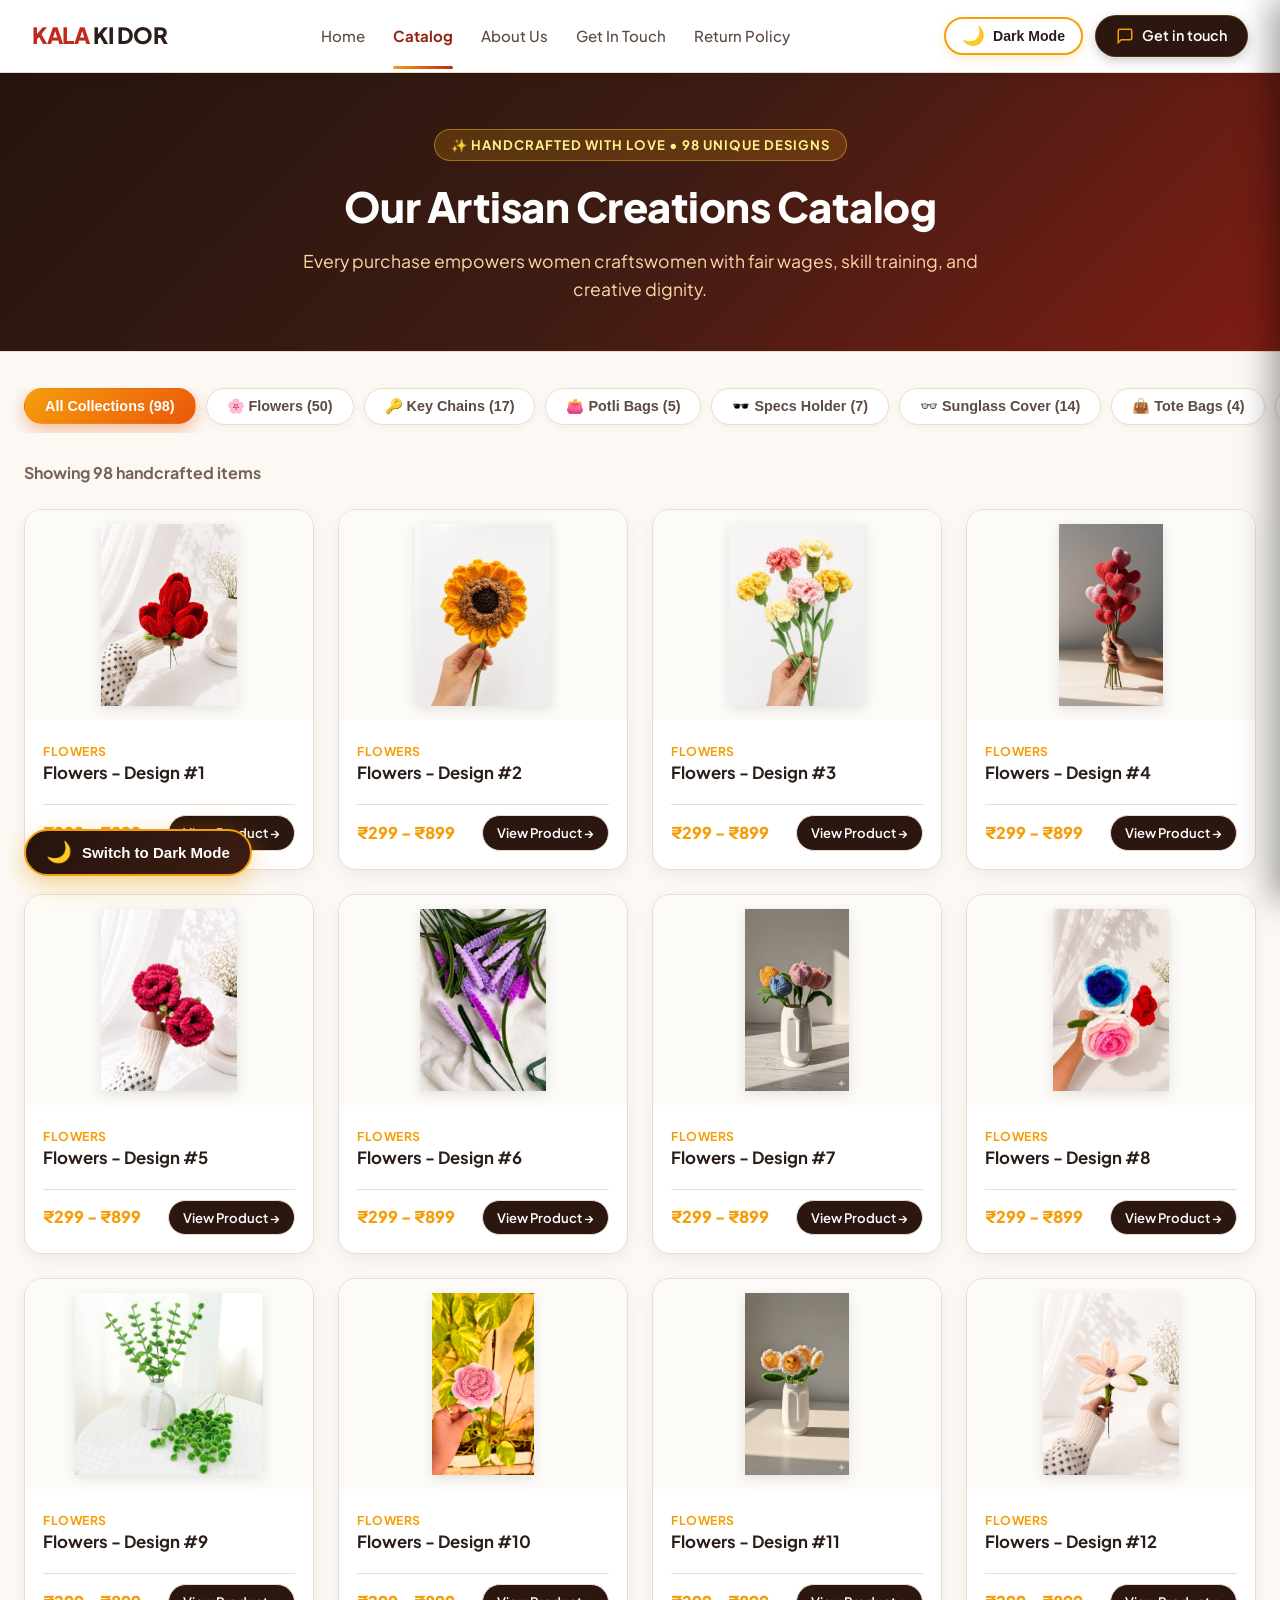
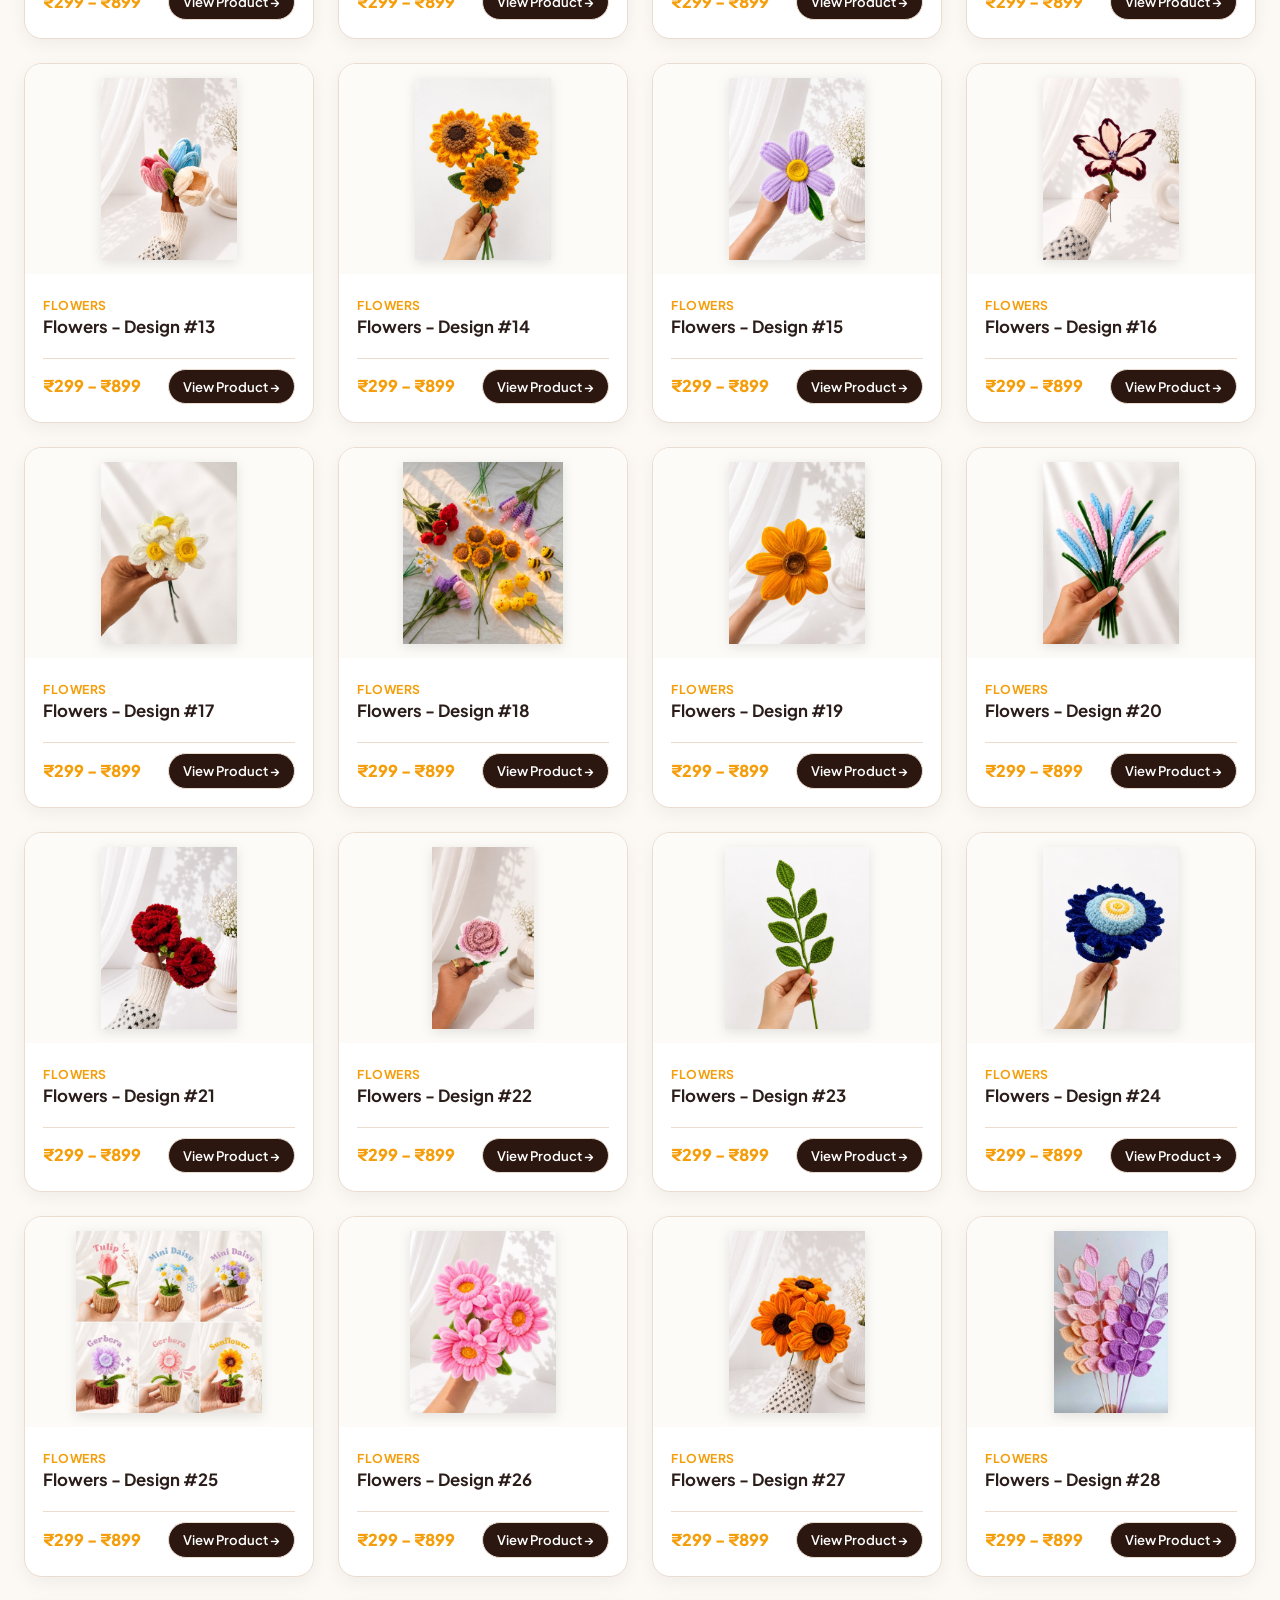
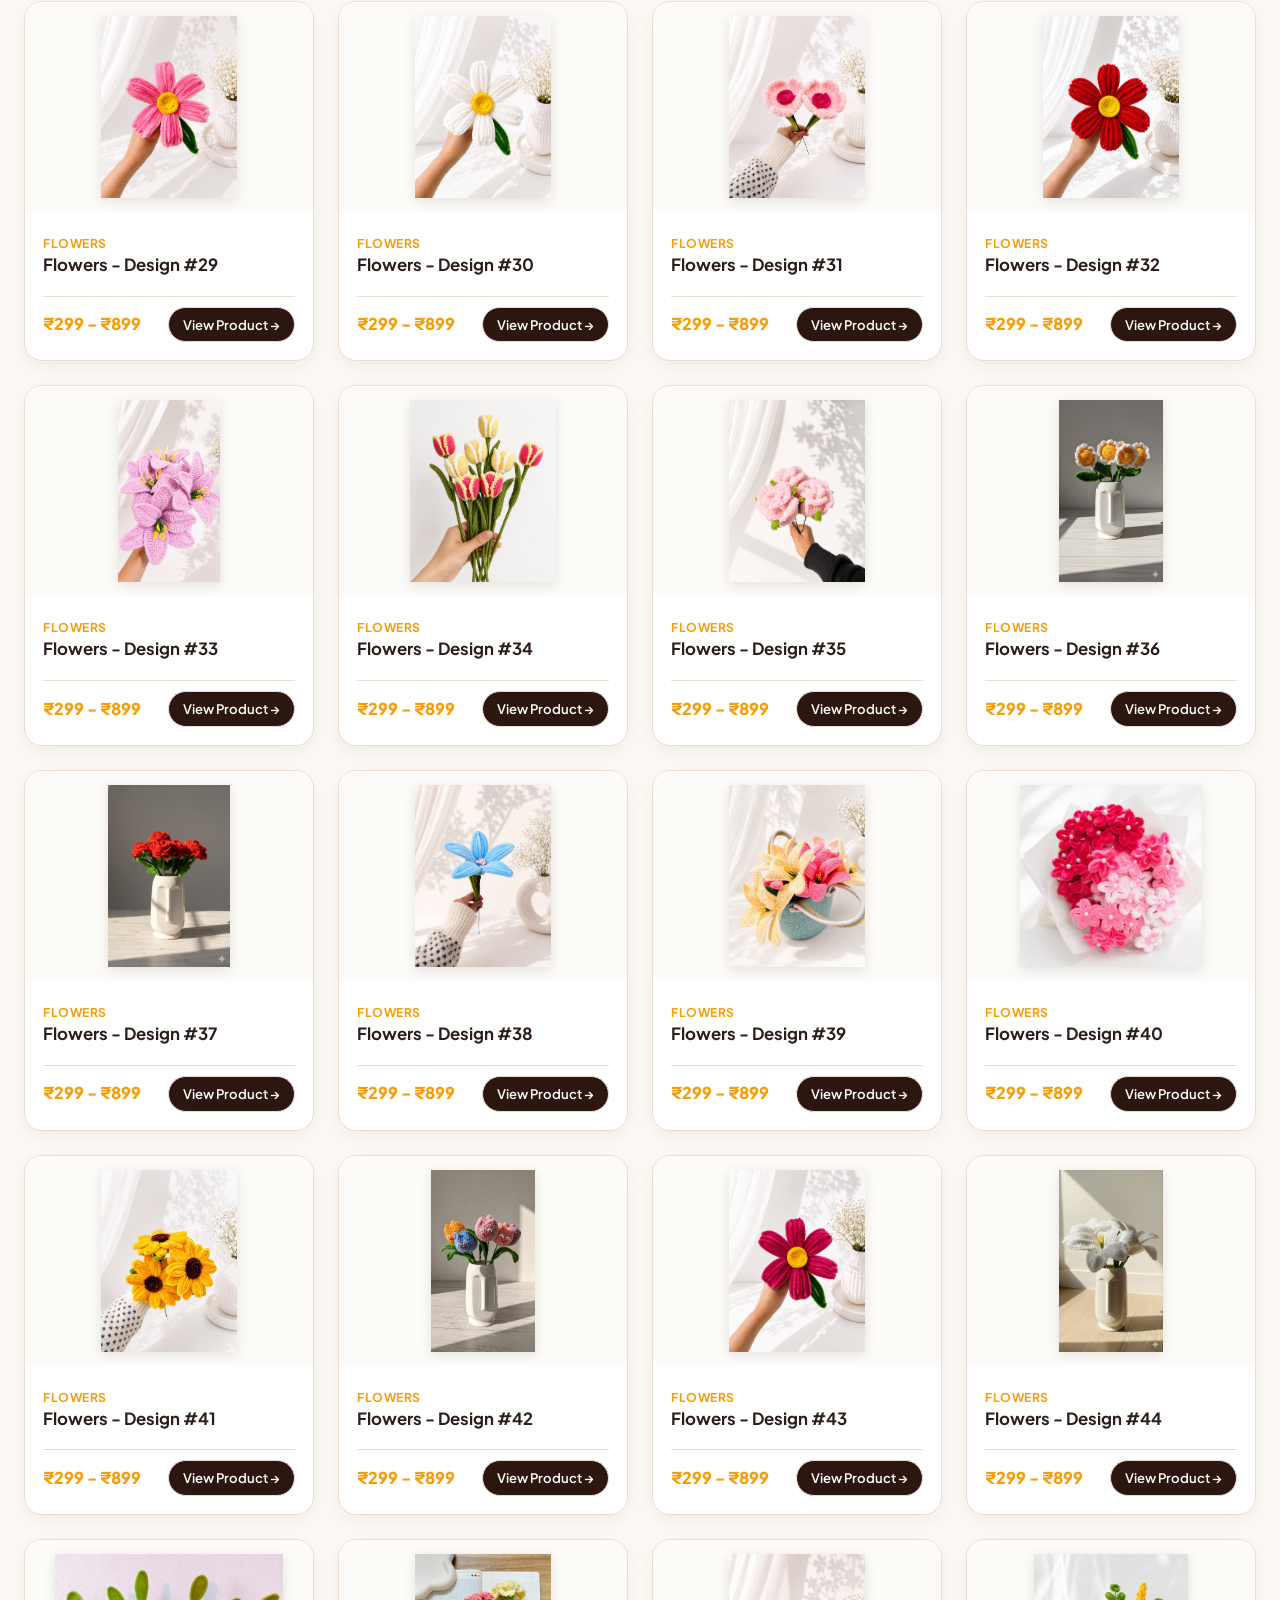
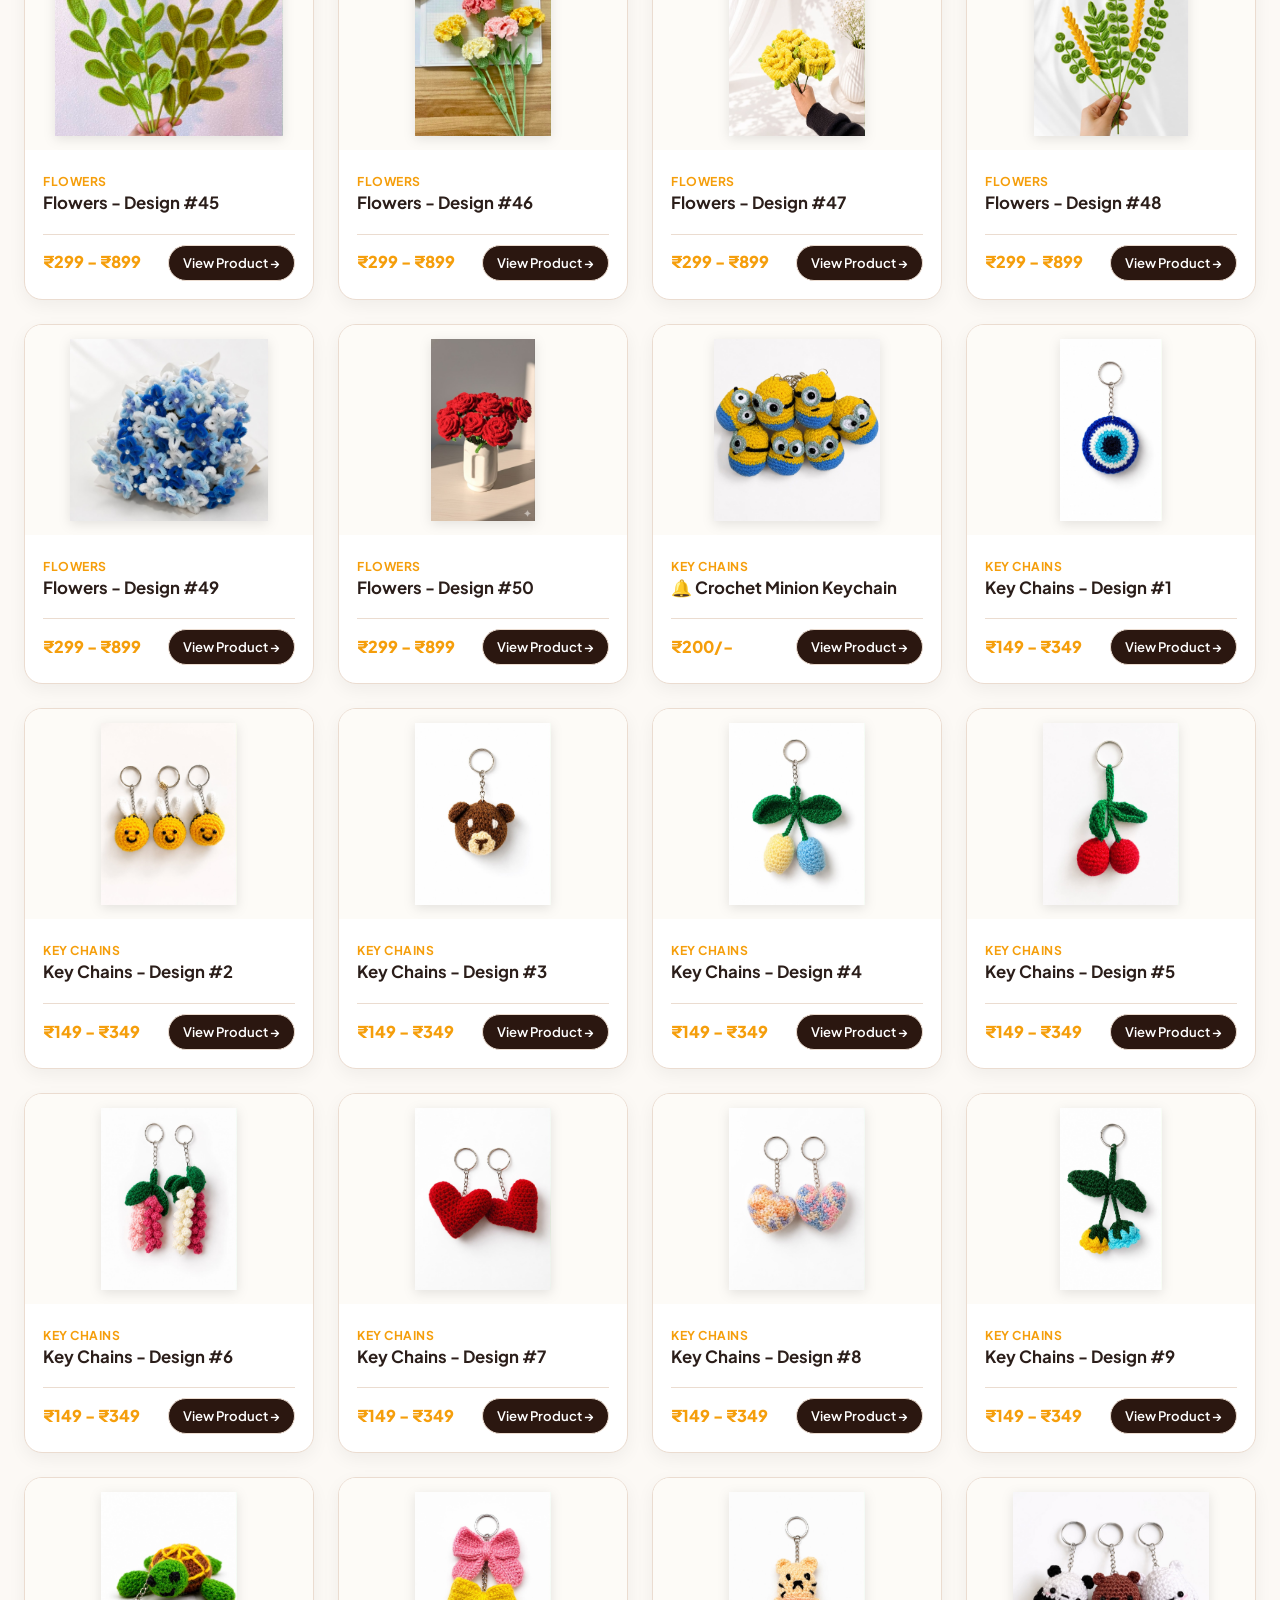
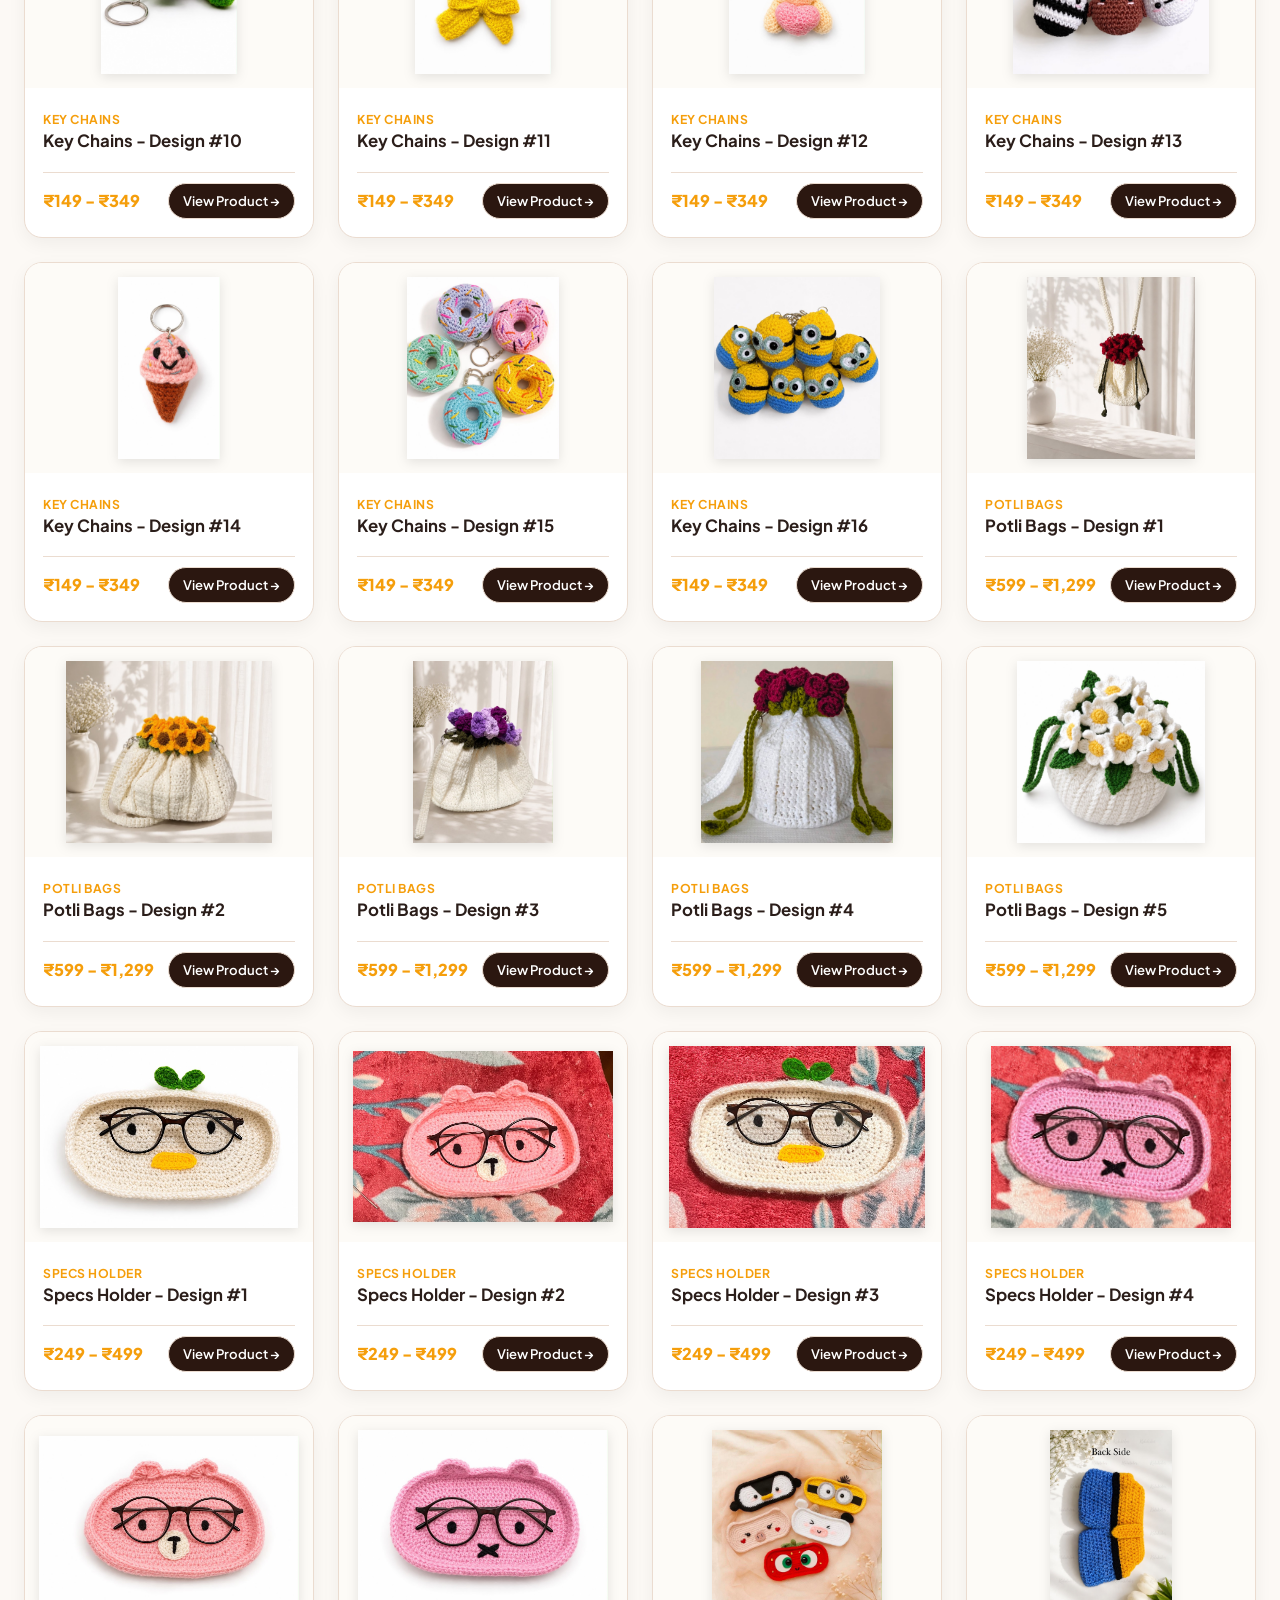
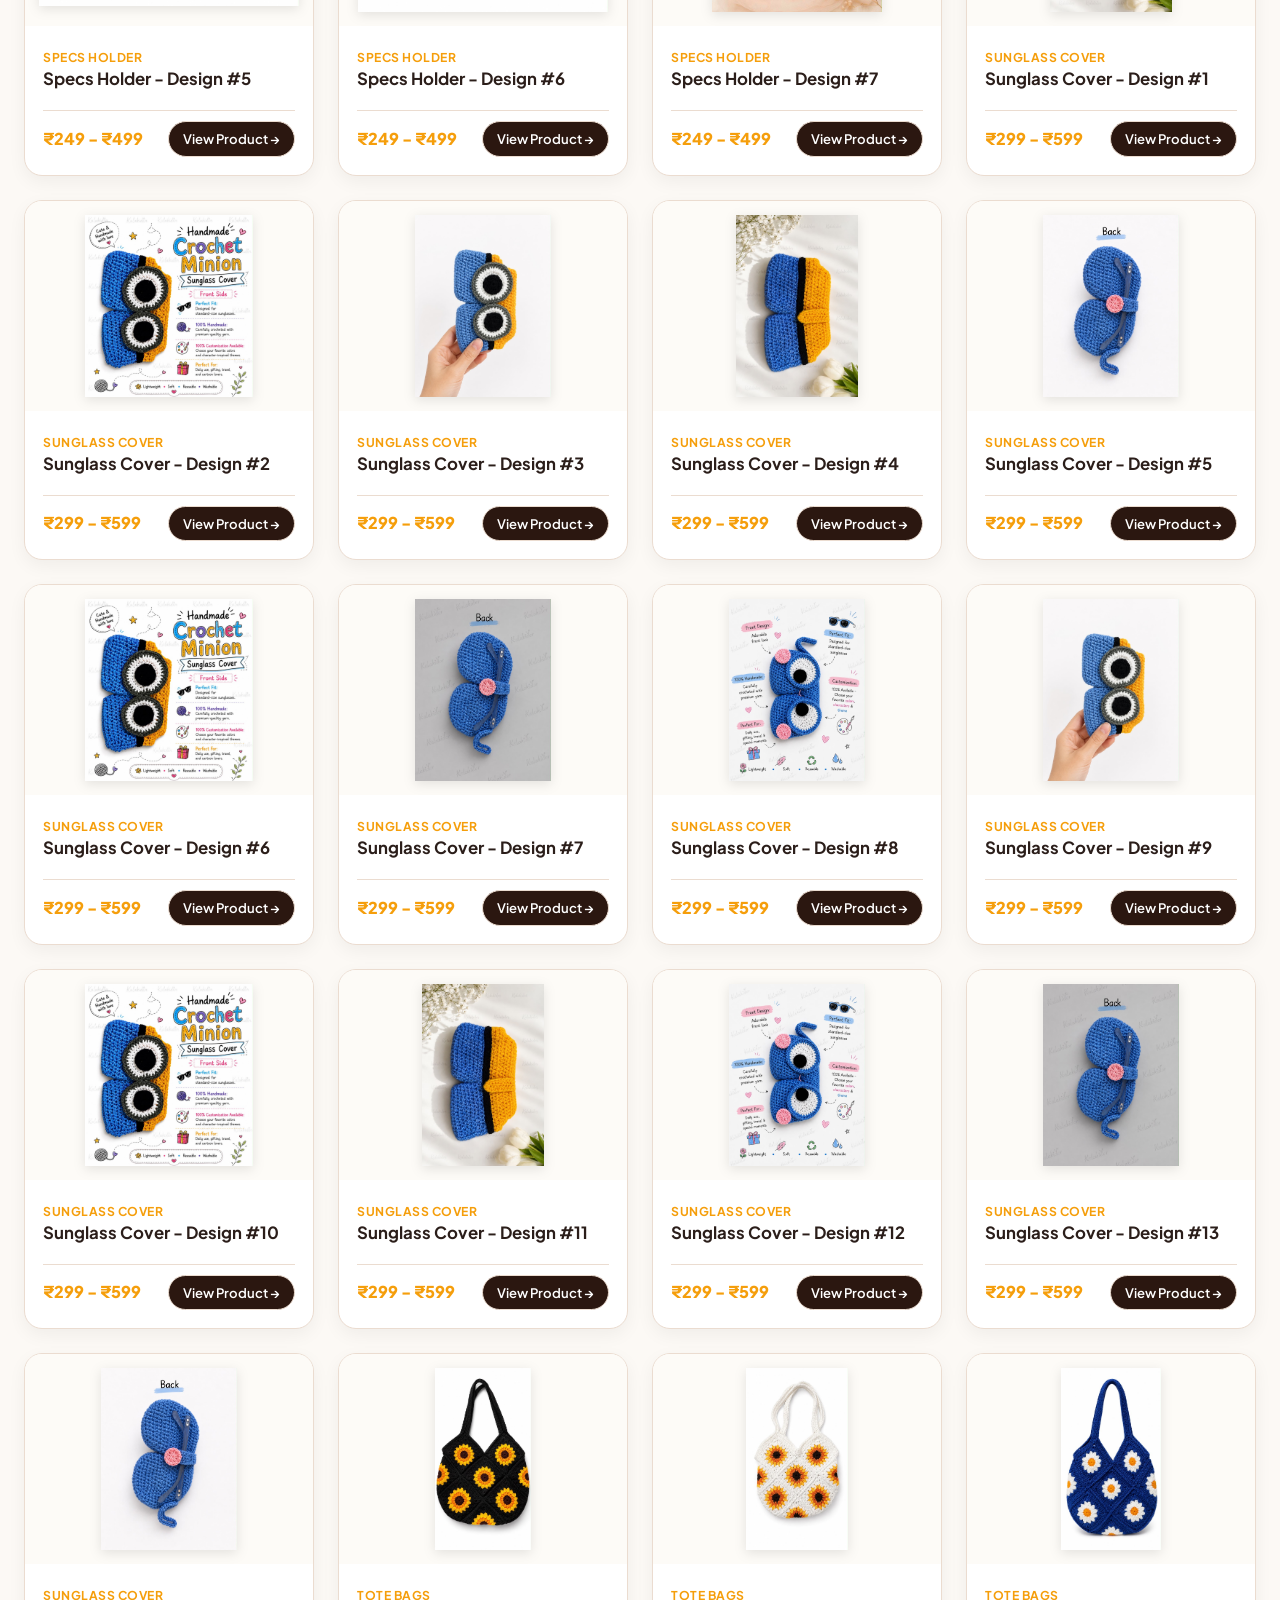
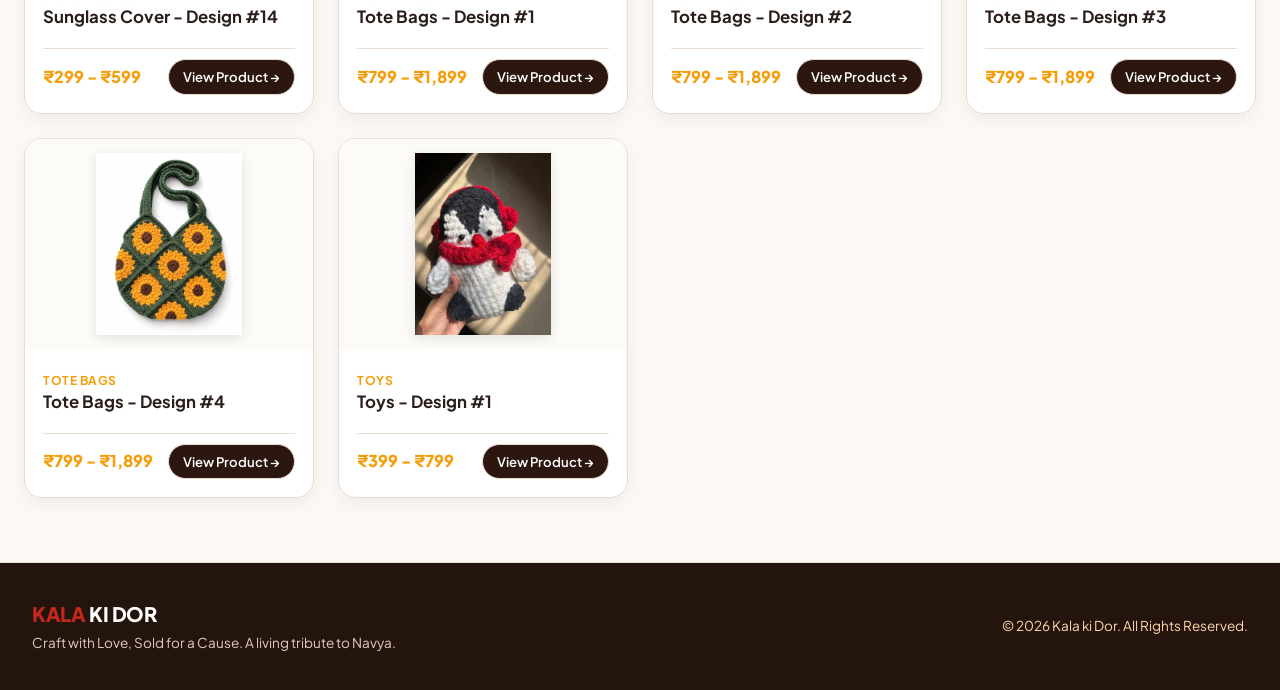
<file: catalog.html>
<!DOCTYPE html>
<html lang="en">
<head>
    <meta charset="UTF-8">
    <meta name="viewport" content="width=device-width, initial-scale=1.0, maximum-scale=5.0">
    <title>Handcrafted Creations Catalog | Kala ki Dor</title>
    <meta name="description" content="Browse all handcrafted crochet, chenille flowers, potli bags, tote bags, specs holders, sunglass covers, and keychains by Kala ki Dor.">
    <!-- Google Fonts -->
    <link rel="preconnect" href="https://fonts.googleapis.com">
    <link rel="preconnect" href="https://fonts.gstatic.com" crossorigin>
    <link href="https://fonts.googleapis.com/css2?family=Plus+Jakarta+Sans:wght@400;500;600;700;800&family=Playfair+Display:ital,wght@0,600;0,700;1,400;1,600&display=swap" rel="stylesheet">
    <!-- Custom CSS with Cache Buster -->
    <link rel="stylesheet" href="style.css?v=3.0">
    <style>
        .catalog-header-banner {
            position: relative;
            background: linear-gradient(135deg, #24140e 0%, #3d1c13 50%, #801d14 100%);
            color: #ffffff;
            padding: 56px 20px 48px 20px;
            text-align: center;
            margin-bottom: 36px;
            border-bottom: 1px solid var(--border-warm);
            overflow: hidden;
        }

        .catalog-badge-pill {
            display: inline-flex;
            align-items: center;
            gap: 8px;
            background: rgba(245, 158, 11, 0.2);
            border: 1px solid rgba(251, 191, 36, 0.45);
            color: #fef08a;
            padding: 5px 16px;
            border-radius: var(--radius-pill);
            font-size: 0.82rem;
            font-weight: 700;
            letter-spacing: 1px;
            text-transform: uppercase;
            margin-bottom: 14px;
        }

        .catalog-header-banner h1 {
            font-size: 2.6rem;
            font-weight: 800;
            margin-bottom: 10px;
            letter-spacing: -0.5px;
        }

        .catalog-header-banner p {
            font-size: 1.1rem;
            color: #fed7aa;
            max-width: 680px;
            margin: 0 auto;
            line-height: 1.6;
        }

        .catalog-filter-bar {
            max-width: 1380px;
            margin: 0 auto 28px auto;
            padding: 0 24px;
            display: flex;
            align-items: center;
            gap: 10px;
            overflow-x: auto;
            padding-bottom: 8px;
            -webkit-overflow-scrolling: touch;
        }

        .filter-btn {
            background: var(--color-card-bg);
            border: 1.5px solid var(--border-warm);
            padding: 9px 20px;
            border-radius: var(--radius-pill);
            font-size: 0.9rem;
            font-weight: 700;
            color: var(--color-text-muted);
            cursor: pointer;
            white-space: nowrap;
            transition: var(--transition-smooth);
            flex-shrink: 0;
            box-shadow: 0 2px 8px rgba(0, 0, 0, 0.04);
        }

        .filter-btn.active, .filter-btn:hover {
            background: linear-gradient(135deg, #f59e0b 0%, #ea580c 100%);
            color: #ffffff;
            border-color: transparent;
            box-shadow: 0 6px 18px rgba(234, 88, 12, 0.4);
            transform: translateY(-1px);
        }

        .catalog-grid-wrapper {
            max-width: 1380px;
            margin: 0 auto 64px auto;
            padding: 0 24px;
        }

        .catalog-results-count {
            margin-bottom: 24px;
            font-size: 1rem;
            color: var(--color-text-secondary);
            font-weight: 700;
            display: flex;
            align-items: center;
            justify-content: space-between;
        }
    </style>
</head>
<body>

    <!-- FLOATING THEME SWITCHER (ALWAYS VISIBLE IN BOTTOM CORNER) -->
    <div class="floating-theme-switch" id="floatingThemeSwitch" style="position: fixed; bottom: 24px; left: 24px; z-index: 99999;">
        <button class="theme-switch-pill" id="themeSwitchPillBtn" aria-label="Toggle Dark/Light Mode" title="Click to Switch Theme">
            <span class="theme-switch-icon" id="themeSwitchIcon">🌙</span>
            <span class="theme-switch-text" id="themeSwitchText">Switch to Dark Mode</span>
        </button>
    </div>

    <!-- TOP TAB / NAVIGATION BAR -->
    <header class="top-nav-header">
        <div class="nav-container">
            <a href="index.html" class="brand-logo" id="brandLogo">
                <span class="logo-accent">KALA</span> KI DOR
            </a>
            <nav class="nav-tabs">
                <ul class="tab-list">
                    <li class="tab-item"><a href="index.html" class="tab-link">Home</a></li>
                    <li class="tab-item"><a href="catalog.html" class="tab-link active">Catalog</a></li>
                    <li class="tab-item"><a href="index.html#about-us-section" class="tab-link">About Us</a></li>
                    <li class="tab-item"><a href="index.html#contact" class="tab-link">Get In Touch</a></li>
                    <li class="tab-item"><a href="index.html#return-policy" class="tab-link">Return Policy</a></li>
                </ul>
            </nav>
            <div class="nav-actions">
                <button class="theme-nav-pill-btn" id="themeToggleBtn" aria-label="Toggle Dark/Light Mode" title="Switch Theme">
                    <span class="theme-nav-icon">🌙</span>
                    <span class="theme-nav-label">Dark Mode</span>
                </button>
                <a href="index.html#contact" class="get-in-touch-btn">
                    <span class="btn-icon">
                        <svg width="18" height="18" viewBox="0 0 24 24" fill="none" stroke="currentColor" stroke-width="2"><path d="M21 15a2 2 0 0 1-2 2H7l-4 4V5a2 2 0 0 1 2-2h14a2 2 0 0 1 2 2z"></path></svg>
                    </span>
                    <span class="btn-text">Get in touch</span>
                </a>
                <button class="mobile-menu-toggle" id="mobileMenuToggle" aria-label="Toggle Navigation Menu">
                    <span></span><span></span><span></span>
                </button>
            </div>
        </div>
    </header>

    <!-- MOBILE NAVIGATION DRAWER -->
    <div class="mobile-nav-overlay" id="mobileNavOverlay"></div>
    <aside class="mobile-nav-drawer" id="mobileNavDrawer" aria-label="Mobile Navigation">
        <div class="mobile-drawer-header">
            <a href="index.html" class="brand-logo"><span class="logo-accent">KALA</span> KI DOR</a>
            <div style="display: flex; align-items: center; gap: 10px;">
                <button class="theme-nav-pill-btn" id="mobileThemeToggleBtn" aria-label="Toggle Theme" style="padding: 6px 12px; font-size: 0.8rem;">
                    <span class="theme-nav-icon">🌙</span>
                    <span class="theme-nav-label">Theme</span>
                </button>
                <button class="close-mobile-nav" id="closeMobileNavBtn" aria-label="Close Navigation Menu">&times;</button>
            </div>
        </div>
        <div class="mobile-drawer-body">
            <ul class="mobile-nav-list">
                <li><a href="index.html" class="mobile-nav-link">🏠 Home</a></li>
                <li><a href="catalog.html" class="mobile-nav-link active">✨ All Products (98 Items)</a></li>
                <li class="mobile-nav-category-header">Collections</li>
                <li><a href="catalog.html?category=flowers" class="mobile-nav-sublink">🌸 Flowers (50 items)</a></li>
                <li><a href="catalog.html?category=key-chains" class="mobile-nav-sublink">🔑 Key Chains & Minion (17 items)</a></li>
                <li><a href="catalog.html?category=potli-bags" class="mobile-nav-sublink">👛 Potli Bags (5 items)</a></li>
                <li><a href="catalog.html?category=specs-holder" class="mobile-nav-sublink">🕶️ Specs Holder (7 items)</a></li>
                <li><a href="catalog.html?category=sunglass-cover" class="mobile-nav-sublink">👓 Sunglass Cover (14 items)</a></li>
                <li><a href="catalog.html?category=tote-bags" class="mobile-nav-sublink">👜 Tote Bags (4 items)</a></li>
                <li><a href="catalog.html?category=toys" class="mobile-nav-sublink">🧸 Toys (1 item)</a></li>
                <li class="mobile-nav-category-header">About & Social Cause</li>
                <li><a href="index.html#about-us-section" class="mobile-nav-link">📖 About Us & Story</a></li>
                <li><a href="index.html#contact" class="mobile-nav-link">💬 Get In Touch / Order</a></li>
                <li><a href="index.html#return-policy" class="mobile-nav-link">🛡️ Return Policy</a></li>
            </ul>
            <div class="mobile-drawer-footer">
                <a href="https://wa.me/?text=Hi%20Kala%20ki%20Dor,%20I%20would%20like%20to%20place%20an%20order!" target="_blank" class="mobile-wa-btn">
                    💬 Order via WhatsApp
                </a>
            </div>
        </div>
    </aside>

    <!-- BANNER -->
    <section class="catalog-header-banner">
        <div class="catalog-badge-pill">✨ Handcrafted with Love • 98 Unique Designs</div>
        <h1>Our Artisan Creations Catalog</h1>
        <p>Every purchase empowers women craftswomen with fair wages, skill training, and creative dignity.</p>
    </section>

    <!-- FILTER BAR -->
    <div class="catalog-filter-bar" id="categoryFilterBar">
        <button class="filter-btn active" data-filter="all">All Collections (98)</button>
        <button class="filter-btn" data-filter="flowers">🌸 Flowers (50)</button>
        <button class="filter-btn" data-filter="key-chains">🔑 Key Chains (17)</button>
        <button class="filter-btn" data-filter="potli-bags">👛 Potli Bags (5)</button>
        <button class="filter-btn" data-filter="specs-holder">🕶️ Specs Holder (7)</button>
        <button class="filter-btn" data-filter="sunglass-cover">👓 Sunglass Cover (14)</button>
        <button class="filter-btn" data-filter="tote-bags">👜 Tote Bags (4)</button>
        <button class="filter-btn" data-filter="toys">🧸 Toys (1)</button>
    </div>

    <!-- PRODUCTS GRID -->
    <main class="catalog-grid-wrapper">
        <div class="catalog-results-count" id="resultsCount">Showing all handcrafted items</div>
        <div class="product-grid-container" id="catalogProductsGrid">
            <!-- Dynamic Product Cards rendered via JavaScript -->
        </div>
    </main>

    <!-- FOOTER -->
    <footer class="site-footer">
        <div class="footer-container">
            <div class="footer-brand">
                <a href="index.html" class="brand-logo"><span class="logo-accent">KALA</span> KI DOR</a>
                <p>Craft with Love, Sold for a Cause. A living tribute to Navya.</p>
            </div>
            <div class="footer-copy">
                <p>&copy; 2026 Kala ki Dor. All Rights Reserved.</p>
            </div>
        </div>
    </footer>

    <!-- Scripts with Cache Buster -->
    <script src="products_data.js?v=3.0"></script>
    <script src="script.js?v=3.0"></script>
    <script>
        document.addEventListener('DOMContentLoaded', () => {
            const grid = document.getElementById('catalogProductsGrid');
            const countLabel = document.getElementById('resultsCount');
            const filterBtns = document.querySelectorAll('.filter-btn');

            const urlParams = new URLSearchParams(window.location.search);
            const initialCategory = urlParams.get('category') || 'all';

            function renderProducts(filter) {
                grid.innerHTML = '';
                const filtered = filter === 'all' 
                    ? KALA_PRODUCTS 
                    : KALA_PRODUCTS.filter(p => p.categorySlug === filter);

                countLabel.textContent = `Showing ${filtered.length} handcrafted items`;

                filtered.forEach(prod => {
                    const card = document.createElement('div');
                    card.className = 'single-product-card';
                    card.innerHTML = `
                        <div class="card-img-wrapper">
                            <img src="${prod.image}" alt="${prod.title}" loading="lazy">
                        </div>
                        <div class="card-content">
                            <div>
                                <span class="card-category-label">${prod.category}</span>
                                <h3 class="card-product-title">${prod.title}</h3>
                            </div>
                            <div class="card-footer">
                                <span class="card-price">${prod.price}</span>
                                <a href="product-detail.html?id=${prod.id}" class="card-view-btn">View Product &rarr;</a>
                            </div>
                        </div>
                    `;
                    grid.appendChild(card);
                });
            }

            // Set active filter button
            filterBtns.forEach(btn => {
                const filter = btn.getAttribute('data-filter');
                if (filter === initialCategory) {
                    filterBtns.forEach(b => b.classList.remove('active'));
                    btn.classList.add('active');
                }

                btn.addEventListener('click', () => {
                    filterBtns.forEach(b => b.classList.remove('active'));
                    btn.classList.add('active');
                    renderProducts(filter);
                });
            });

            renderProducts(initialCategory);
        });
    </script>
</body>
</html>
</file>
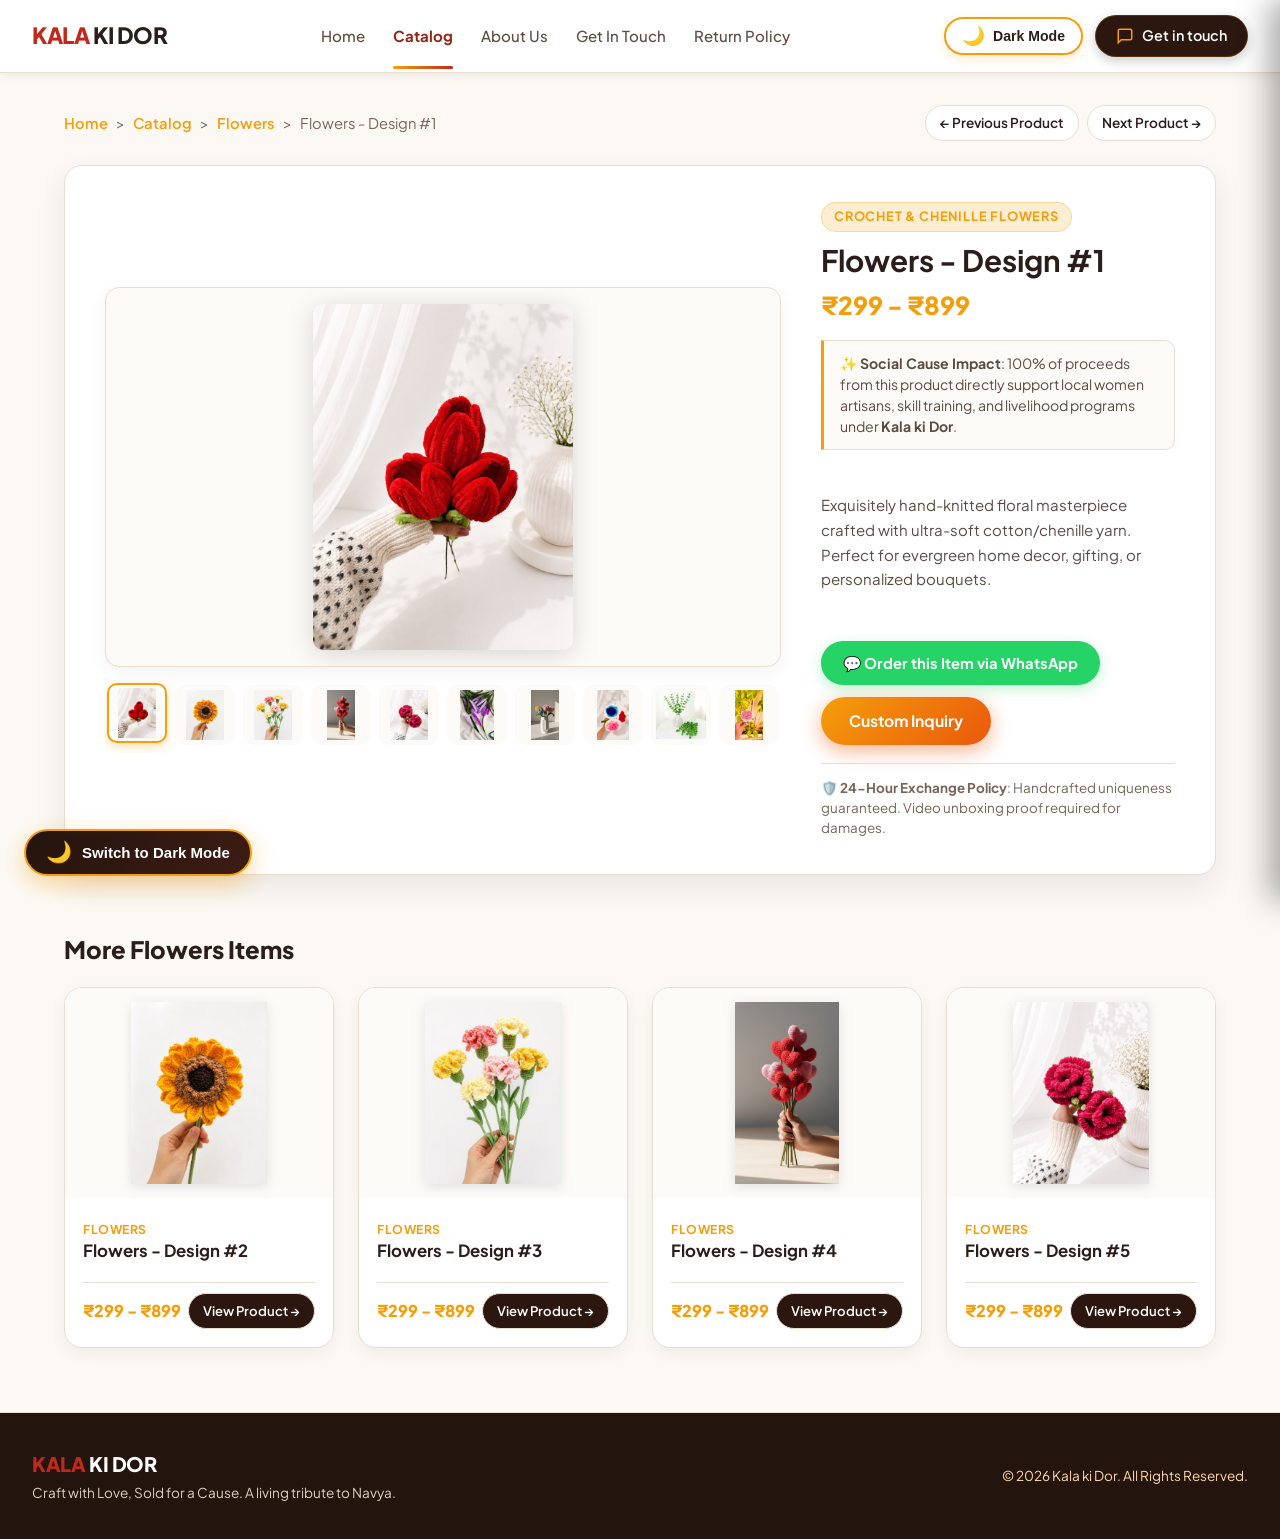
<file: product-detail.html>
<!DOCTYPE html>
<html lang="en">
<head>
    <meta charset="UTF-8">
    <meta name="viewport" content="width=device-width, initial-scale=1.0, maximum-scale=5.0">
    <title>Handcrafted Product Details | Kala ki Dor</title>
    <meta name="description" content="View individual handcrafted product details created with love by empowered women artisans at Kala ki Dor.">
    <!-- Google Fonts -->
    <link rel="preconnect" href="https://fonts.googleapis.com">
    <link rel="preconnect" href="https://fonts.gstatic.com" crossorigin>
    <link href="https://fonts.googleapis.com/css2?family=Plus+Jakarta+Sans:wght@400;500;600;700;800&family=Playfair+Display:ital,wght@0,600;0,700;1,400;1,600&display=swap" rel="stylesheet">
    <!-- Custom CSS with Cache Buster -->
    <link rel="stylesheet" href="style.css?v=3.0">
</head>
<body>

    <!-- FLOATING THEME SWITCHER (ALWAYS VISIBLE IN BOTTOM CORNER) -->
    <div class="floating-theme-switch" id="floatingThemeSwitch" style="position: fixed; bottom: 24px; left: 24px; z-index: 99999;">
        <button class="theme-switch-pill" id="themeSwitchPillBtn" aria-label="Toggle Dark/Light Mode" title="Click to Switch Theme">
            <span class="theme-switch-icon" id="themeSwitchIcon">🌙</span>
            <span class="theme-switch-text" id="themeSwitchText">Switch to Dark Mode</span>
        </button>
    </div>

    <!-- TOP TAB / NAVIGATION BAR -->
    <header class="top-nav-header">
        <div class="nav-container">
            <a href="index.html" class="brand-logo" id="brandLogo">
                <span class="logo-accent">KALA</span> KI DOR
            </a>
            <nav class="nav-tabs">
                <ul class="tab-list">
                    <li class="tab-item"><a href="index.html" class="tab-link">Home</a></li>
                    <li class="tab-item"><a href="catalog.html" class="tab-link active">Catalog</a></li>
                    <li class="tab-item"><a href="index.html#about-us-section" class="tab-link">About Us</a></li>
                    <li class="tab-item"><a href="index.html#contact" class="tab-link">Get In Touch</a></li>
                    <li class="tab-item"><a href="index.html#return-policy" class="tab-link">Return Policy</a></li>
                </ul>
            </nav>
            <div class="nav-actions">
                <button class="theme-nav-pill-btn" id="themeToggleBtn" aria-label="Toggle Dark/Light Mode" title="Switch Theme">
                    <span class="theme-nav-icon">🌙</span>
                    <span class="theme-nav-label">Dark Mode</span>
                </button>
                <a href="index.html#contact" class="get-in-touch-btn">
                    <span class="btn-icon">
                        <svg width="18" height="18" viewBox="0 0 24 24" fill="none" stroke="currentColor" stroke-width="2"><path d="M21 15a2 2 0 0 1-2 2H7l-4 4V5a2 2 0 0 1 2-2h14a2 2 0 0 1 2 2z"></path></svg>
                    </span>
                    <span class="btn-text">Get in touch</span>
                </a>
                <button class="mobile-menu-toggle" id="mobileMenuToggle" aria-label="Toggle Navigation Menu">
                    <span></span><span></span><span></span>
                </button>
            </div>
        </div>
    </header>

    <!-- MOBILE NAVIGATION DRAWER -->
    <div class="mobile-nav-overlay" id="mobileNavOverlay"></div>
    <aside class="mobile-nav-drawer" id="mobileNavDrawer" aria-label="Mobile Navigation">
        <div class="mobile-drawer-header">
            <a href="index.html" class="brand-logo"><span class="logo-accent">KALA</span> KI DOR</a>
            <div style="display: flex; align-items: center; gap: 10px;">
                <button class="theme-nav-pill-btn" id="mobileThemeToggleBtn" aria-label="Toggle Theme" style="padding: 6px 12px; font-size: 0.8rem;">
                    <span class="theme-nav-icon">🌙</span>
                    <span class="theme-nav-label">Theme</span>
                </button>
                <button class="close-mobile-nav" id="closeMobileNavBtn" aria-label="Close Navigation Menu">&times;</button>
            </div>
        </div>
        <div class="mobile-drawer-body">
            <ul class="mobile-nav-list">
                <li><a href="index.html" class="mobile-nav-link">🏠 Home</a></li>
                <li><a href="catalog.html" class="mobile-nav-link active">✨ All Products (98 Items)</a></li>
                <li class="mobile-nav-category-header">Collections</li>
                <li><a href="catalog.html?category=flowers" class="mobile-nav-sublink">🌸 Flowers (50 items)</a></li>
                <li><a href="catalog.html?category=key-chains" class="mobile-nav-sublink">🔑 Key Chains & Minion (17 items)</a></li>
                <li><a href="catalog.html?category=potli-bags" class="mobile-nav-sublink">👛 Potli Bags (5 items)</a></li>
                <li><a href="catalog.html?category=specs-holder" class="mobile-nav-sublink">🕶️ Specs Holder (7 items)</a></li>
                <li><a href="catalog.html?category=sunglass-cover" class="mobile-nav-sublink">👓 Sunglass Cover (14 items)</a></li>
                <li><a href="catalog.html?category=tote-bags" class="mobile-nav-sublink">👜 Tote Bags (4 items)</a></li>
                <li><a href="catalog.html?category=toys" class="mobile-nav-sublink">🧸 Toys (1 item)</a></li>
                <li class="mobile-nav-category-header">About & Social Cause</li>
                <li><a href="index.html#about-us-section" class="mobile-nav-link">📖 About Us & Story</a></li>
                <li><a href="index.html#contact" class="mobile-nav-link">💬 Get In Touch / Order</a></li>
                <li><a href="index.html#return-policy" class="mobile-nav-link">🛡️ Return Policy</a></li>
            </ul>
            <div class="mobile-drawer-footer">
                <a href="https://wa.me/?text=Hi%20Kala%20ki%20Dor,%20I%20would%20like%20to%20place%20an%20order!" target="_blank" class="mobile-wa-btn">
                    💬 Order via WhatsApp
                </a>
            </div>
        </div>
    </aside>

    <!-- DEDICATED SEPARATE PRODUCT PAGE -->
    <main class="product-page-wrapper">
        <div class="product-nav-header">
            <div class="breadcrumb">
                <a href="index.html">Home</a> &gt; 
                <a href="catalog.html" id="catalogBreadcrumb">Catalog</a> &gt; 
                <span id="productCategoryBreadcrumb">Category</span> &gt; 
                <span id="productNameBreadcrumb">Handcrafted Creation</span>
            </div>

            <!-- Previous / Next Product Navigation -->
            <div class="product-pager-buttons">
                <a href="#" class="pager-btn" id="prevProductBtn">&larr; Previous Product</a>
                <a href="#" class="pager-btn" id="nextProductBtn">Next Product &rarr;</a>
            </div>
        </div>

        <div class="product-detail-card">
            <!-- Perfectly Aligned Image Container (No Cropping) -->
            <div class="gallery-container">
                <div class="product-gallery-frame" id="mainGalleryFrame">
                    <img src="images/products/flowers/item_1.jpg" alt="Handcrafted Product Image" id="productImage">
                </div>
                
                <!-- Category Gallery Thumbnails -->
                <div class="product-gallery-thumbnails" id="galleryThumbnails"></div>
            </div>

            <!-- Product Details Column -->
            <div class="product-info-column">
                <span class="product-category-tag" id="productCategoryTag">Handcrafted Collection</span>
                <h1 id="productTitle">Handcrafted Creation</h1>
                
                <div class="product-price-box">
                    <span class="product-price" id="productPrice">₹499 - ₹899</span>
                </div>

                <div class="artisan-impact-badge">
                    ✨ <strong>Social Cause Impact</strong>: 100% of proceeds from this product directly support local women artisans, skill training, and livelihood programs under <strong>Kala ki Dor</strong>.
                </div>

                <div class="product-description-box">
                    <p id="productDescription">
                        Each item is meticulously handcrafted by traditional craftswomen. Due to the handmade nature of our products, every single piece carries its own unique charm and thread of love.
                    </p>
                </div>

                <div class="product-actions-box">
                    <a href="#" target="_blank" class="order-wa-btn" id="waOrderBtn">
                        💬 Order this Item via WhatsApp
                    </a>
                    <a href="index.html#contact" class="mint-pill-btn">
                        Custom Inquiry
                    </a>
                </div>

                <div style="font-size: 0.84rem; color: var(--color-text-secondary); border-top: 1px solid var(--border-warm); padding-top: 14px;">
                    🛡️ <strong>24-Hour Exchange Policy</strong>: Handcrafted uniqueness guaranteed. Video unboxing proof required for damages.
                </div>
            </div>
        </div>

        <!-- RELATED PRODUCTS FROM SAME CATEGORY -->
        <section class="related-products-section">
            <h2 class="related-title" id="relatedTitle">More Items from this Collection</h2>
            <div class="product-grid-container" id="relatedProductsGrid"></div>
        </section>
    </main>

    <!-- FOOTER -->
    <footer class="site-footer">
        <div class="footer-container">
            <div class="footer-brand">
                <a href="index.html" class="brand-logo"><span class="logo-accent">KALA</span> KI DOR</a>
                <p>Craft with Love, Sold for a Cause. A living tribute to Navya.</p>
            </div>
            <div class="footer-copy">
                <p>&copy; 2026 Kala ki Dor. All Rights Reserved.</p>
            </div>
        </div>
    </footer>

    <!-- Scripts with Cache Buster -->
    <script src="products_data.js?v=3.0"></script>
    <script src="script.js?v=3.0"></script>
    <script>
        document.addEventListener('DOMContentLoaded', () => {
            const urlParams = new URLSearchParams(window.location.search);
            const idParam = urlParams.get('id');
            const itemParam = urlParams.get('item');

            let currentProduct = null;
            let currentIndex = 0;

            if (idParam) {
                currentIndex = KALA_PRODUCTS.findIndex(p => p.id === idParam);
                if (currentIndex !== -1) currentProduct = KALA_PRODUCTS[currentIndex];
            } else if (itemParam) {
                currentIndex = KALA_PRODUCTS.findIndex(p => p.slug === itemParam || p.categorySlug === itemParam);
                if (currentIndex !== -1) currentProduct = KALA_PRODUCTS[currentIndex];
            }

            if (!currentProduct && KALA_PRODUCTS.length > 0) {
                currentProduct = KALA_PRODUCTS[0];
                currentIndex = 0;
            }

            if (currentProduct) {
                // Set Breadcrumb & Titles
                document.getElementById('productNameBreadcrumb').textContent = currentProduct.title;
                document.getElementById('productCategoryBreadcrumb').innerHTML = `<a href="catalog.html?category=${currentProduct.categorySlug}">${currentProduct.category}</a>`;
                document.getElementById('productTitle').textContent = currentProduct.title;
                document.getElementById('productCategoryTag').textContent = currentProduct.tag;
                document.getElementById('productPrice').textContent = currentProduct.price;
                document.getElementById('productDescription').textContent = currentProduct.description;
                document.getElementById('productImage').src = currentProduct.image;
                document.getElementById('productImage').alt = currentProduct.title;

                // WhatsApp Order Link with exact product details
                const waText = encodeURIComponent(`Hi Kala ki Dor, I would like to order: ${currentProduct.title} (${currentProduct.category})!`);
                document.getElementById('waOrderBtn').href = `https://wa.me/?text=${waText}`;

                // Pager links (Previous / Next)
                const prevIndex = (currentIndex - 1 + KALA_PRODUCTS.length) % KALA_PRODUCTS.length;
                const nextIndex = (currentIndex + 1) % KALA_PRODUCTS.length;
                document.getElementById('prevProductBtn').href = `product-detail.html?id=${KALA_PRODUCTS[prevIndex].id}`;
                document.getElementById('nextProductBtn').href = `product-detail.html?id=${KALA_PRODUCTS[nextIndex].id}`;

                // Category Gallery Thumbnails (Other items in same category)
                const sameCategoryProducts = KALA_PRODUCTS.filter(p => p.categorySlug === currentProduct.categorySlug);
                const thumbnailsContainer = document.getElementById('galleryThumbnails');
                thumbnailsContainer.innerHTML = '';

                sameCategoryProducts.slice(0, 10).forEach(prod => {
                    const thumb = document.createElement('a');
                    thumb.href = `product-detail.html?id=${prod.id}`;
                    thumb.className = `thumbnail-item ${prod.id === currentProduct.id ? 'active' : ''}`;
                    thumb.innerHTML = `<img src="${prod.image}" alt="${prod.title}">`;
                    thumbnailsContainer.appendChild(thumb);
                });

                // Related Products Grid (Show up to 4 other items)
                const relatedGrid = document.getElementById('relatedProductsGrid');
                relatedGrid.innerHTML = '';
                const relatedItems = sameCategoryProducts.filter(p => p.id !== currentProduct.id).slice(0, 4);

                relatedItems.forEach(prod => {
                    const card = document.createElement('div');
                    card.className = 'single-product-card';
                    card.innerHTML = `
                        <div class="card-img-wrapper">
                            <img src="${prod.image}" alt="${prod.title}" loading="lazy">
                        </div>
                        <div class="card-content">
                            <div>
                                <span class="card-category-label">${prod.category}</span>
                                <h3 class="card-product-title">${prod.title}</h3>
                            </div>
                            <div class="card-footer">
                                <span class="card-price">${prod.price}</span>
                                <a href="product-detail.html?id=${prod.id}" class="card-view-btn">View Product &rarr;</a>
                            </div>
                        </div>
                    `;
                    relatedGrid.appendChild(card);
                });

                document.getElementById('relatedTitle').textContent = `More ${currentProduct.category} Items`;
            }
        });
    </script>
</body>
</html>
</file>
<file: style.css>
/* ==========================================================================
   KALA KI DOR - SOCIAL ENTERPRISE
   Authentic Indian Artisan Theme (Light & Luxury Warm Dark Mode)
   ========================================================================== */

/* 1. CSS VARIABLES & TOKENS (LIGHT THEME - DEFAULT) */
:root {
    /* Color Palette */
    --color-bg-light: #fcf9f5;
    --color-header-bg: #ffffff;
    --color-nav-text: #5c4a43;
    --color-nav-active: #942516;
    
    /* Surfaces & Card Colors */
    --color-card-bg: #ffffff;
    --color-card-subtle: #fdfbf7;
    --color-text-main: #2b1e1a;
    --color-text-muted: #5c4a43;
    --color-text-secondary: #786359;
    --color-mega-bg: #ffffff;
    
    /* Hero & Brand Warm Palette */
    --hero-bg-dark: #24140e;
    --hero-bg-mid: #381a12;
    --hero-bg-crimson: #801d14;
    
    /* Saffron, Amber & Coral Red Accents (From Workshop Photo) */
    --color-saffron: #f59e0b;
    --color-saffron-deep: #ea580c;
    --color-crimson: #c2291d;
    --color-crimson-dark: #991b1b;
    --color-terracotta: #d94826;
    --color-marigold-light: #fef3c7;
    
    /* Functional Theme Tokens */
    --color-mint-accent: #f59e0b;
    --color-mint-hover: #ea580c;
    --color-chevron: #d94826;
    --color-dark-pill: #2b1710;
    --color-dark-pill-hover: #402219;
    --border-warm: #ebdcd0;
    --input-bg: #ffffff;
    --input-border: #dfcfc2;
    
    /* Typography */
    --font-heading: 'Plus Jakarta Sans', -apple-system, BlinkMacSystemFont, sans-serif;
    --font-serif: 'Playfair Display', Georgia, serif;
    
    /* Spacing & Transitions */
    --radius-pill: 9999px;
    --radius-card: 18px;
    --radius-image: 14px;
    --transition-smooth: all 0.25s cubic-bezier(0.4, 0, 0.2, 1);
}

/* 2. LUXURY WARM DARK THEME [data-theme="dark"] */
[data-theme="dark"] {
    --color-bg-light: #120c0a;
    --color-header-bg: #1a110e;
    --color-nav-text: #d6c2b4;
    --color-nav-active: #f59e0b;
    
    /* Surfaces & Card Colors */
    --color-card-bg: #1e1410;
    --color-card-subtle: #261a15;
    --color-text-main: #fdfbf7;
    --color-text-muted: #c9b3a5;
    --color-text-secondary: #a38c7f;
    --color-mega-bg: #1a110e;
    
    /* Hero & Brand Warm Dark */
    --hero-bg-dark: #0d0705;
    --hero-bg-mid: #200f09;
    --hero-bg-crimson: #63150d;
    
    /* Accents in Dark Mode */
    --color-saffron: #fbbf24;
    --color-saffron-deep: #f97316;
    --color-crimson: #ef4444;
    --color-crimson-dark: #b91c1c;
    --color-terracotta: #fb923c;
    --color-marigold-light: #382415;
    
    --color-mint-accent: #fbbf24;
    --color-mint-hover: #f97316;
    --color-chevron: #fb923c;
    --color-dark-pill: #341c14;
    --color-dark-pill-hover: #4a281c;
    --border-warm: #36221a;
    --input-bg: #170e0b;
    --input-border: #442a20;
}

/* 3. BASE RESET */
*, *::before, *::after {
    box-sizing: border-box;
    margin: 0;
    padding: 0;
}

html {
    scroll-behavior: smooth;
    font-size: 16px;
}

body {
    font-family: var(--font-heading);
    background-color: var(--color-bg-light);
    color: var(--color-text-main);
    line-height: 1.5;
    -webkit-font-smoothing: antialiased;
    overflow-x: hidden;
    transition: background-color 0.3s ease, color 0.3s ease;
}

/* 4. TOP TAB NAVIGATION BAR */
.top-nav-header {
    width: 100%;
    background-color: var(--color-header-bg);
    border-bottom: 1px solid var(--border-warm);
    position: sticky;
    top: 0;
    z-index: 100;
    box-shadow: 0 2px 12px rgba(0, 0, 0, 0.08);
    transition: background-color 0.3s ease, border-color 0.3s ease;
}

.nav-container {
    max-width: 1380px;
    margin: 0 auto;
    padding: 0 32px;
    height: 72px;
    display: flex;
    align-items: center;
    justify-content: space-between;
}

.brand-logo {
    font-size: 1.4rem;
    font-weight: 800;
    color: var(--color-text-main);
    text-decoration: none;
    letter-spacing: -0.5px;
    display: flex;
    align-items: center;
    gap: 4px;
}

.logo-accent {
    color: var(--color-crimson);
}

.nav-tabs {
    display: flex;
    align-items: center;
}

.tab-list {
    display: flex;
    align-items: center;
    gap: 28px;
    list-style: none;
}

.tab-item {
    position: relative;
}

.tab-link {
    text-decoration: none;
    font-size: 0.94rem;
    font-weight: 500;
    color: var(--color-nav-text);
    padding: 22px 0;
    display: flex;
    align-items: center;
    gap: 6px;
    position: relative;
    transition: var(--transition-smooth);
}

.tab-arrow {
    transition: transform 0.3s ease;
}

.tab-item.has-dropdown:hover .tab-arrow,
.mega-menu-panel.open ~ .tab-arrow {
    transform: rotate(180deg);
}

.tab-link:hover, .tab-link.active {
    color: var(--color-nav-active);
    font-weight: 700;
}

.tab-link::after {
    content: '';
    position: absolute;
    bottom: 0;
    left: 0;
    width: 0%;
    height: 3px;
    background: linear-gradient(90deg, var(--color-saffron), var(--color-crimson));
    border-radius: 2px;
    transition: var(--transition-smooth);
}

.tab-link.active::after,
.tab-link:hover::after {
    width: 100%;
}

.nav-actions {
    display: flex;
    align-items: center;
    gap: 12px;
}

/* PROMINENT THEME TOGGLE BUTTONS (TOP NAV & FLOATING) */
.theme-nav-pill-btn {
    display: inline-flex;
    align-items: center;
    gap: 8px;
    background-color: var(--color-card-bg);
    border: 2px solid var(--color-saffron);
    color: var(--color-text-main);
    padding: 8px 16px;
    border-radius: var(--radius-pill);
    font-size: 0.88rem;
    font-weight: 700;
    cursor: pointer;
    transition: var(--transition-smooth);
    box-shadow: 0 4px 12px rgba(245, 158, 11, 0.2);
}

.theme-nav-pill-btn:hover {
    background: linear-gradient(135deg, #f59e0b 0%, #ea580c 100%);
    color: #ffffff;
    border-color: transparent;
    transform: translateY(-2px);
    box-shadow: 0 6px 16px rgba(234, 88, 12, 0.4);
}

.theme-nav-icon {
    font-size: 1.15rem;
    line-height: 1;
}

/* FLOATING THEME SWITCHER (ALWAYS VISIBLE IN BOTTOM CORNER) */
.floating-theme-switch {
    position: fixed;
    bottom: 24px;
    left: 24px;
    z-index: 9999;
}

.theme-switch-pill {
    display: inline-flex;
    align-items: center;
    gap: 10px;
    background: linear-gradient(135deg, #24140e 0%, #3d1c13 100%);
    color: #ffffff;
    border: 2px solid var(--color-saffron);
    padding: 11px 20px;
    border-radius: var(--radius-pill);
    font-size: 0.94rem;
    font-weight: 800;
    cursor: pointer;
    box-shadow: 0 8px 25px rgba(245, 158, 11, 0.4);
    transition: all 0.25s cubic-bezier(0.4, 0, 0.2, 1);
}

[data-theme="dark"] .theme-switch-pill {
    background: linear-gradient(135deg, #f59e0b 0%, #ea580c 100%);
    color: #ffffff;
    border: 2px solid #ffffff;
    box-shadow: 0 8px 25px rgba(234, 88, 12, 0.55);
}

.theme-switch-pill:hover {
    transform: translateY(-3px) scale(1.04);
    box-shadow: 0 12px 32px rgba(245, 158, 11, 0.6);
}

.theme-switch-icon {
    font-size: 1.3rem;
    line-height: 1;
}

.search-btn {
    background: transparent;
    border: none;
    color: var(--color-nav-text);
    cursor: pointer;
    padding: 8px;
    border-radius: 50%;
    display: flex;
    align-items: center;
    justify-content: center;
    transition: var(--transition-smooth);
}

.search-btn:hover {
    background-color: var(--color-marigold-light);
    color: var(--color-crimson);
    transform: scale(1.05);
}

.get-in-touch-btn {
    background-color: var(--color-dark-pill);
    color: #ffffff;
    text-decoration: none;
    font-size: 0.9rem;
    font-weight: 600;
    padding: 9px 20px;
    border-radius: var(--radius-pill);
    display: inline-flex;
    align-items: center;
    gap: 8px;
    transition: var(--transition-smooth);
    box-shadow: 0 4px 12px rgba(0, 0, 0, 0.2);
    border: 1px solid rgba(245, 158, 11, 0.2);
}

.get-in-touch-btn .btn-icon {
    color: var(--color-saffron);
    display: flex;
    align-items: center;
}

.get-in-touch-btn:hover {
    background: linear-gradient(135deg, #f59e0b 0%, #ea580c 100%);
    transform: translateY(-1px);
    box-shadow: 0 6px 16px rgba(234, 88, 12, 0.4);
}

/* HAMBURGER MENU BUTTON (MOBILE) */
.mobile-menu-toggle {
    display: none;
    flex-direction: column;
    justify-content: space-between;
    width: 28px;
    height: 20px;
    background: transparent;
    border: none;
    cursor: pointer;
    padding: 0;
    z-index: 101;
}

.mobile-menu-toggle span {
    display: block;
    height: 2.5px;
    width: 100%;
    background-color: var(--color-text-main);
    border-radius: 2px;
    transition: var(--transition-smooth);
}

/* MOBILE NAVIGATION DRAWER */
.mobile-nav-overlay {
    position: fixed;
    inset: 0;
    background: rgba(10, 5, 3, 0.8);
    backdrop-filter: blur(4px);
    z-index: 998;
    opacity: 0;
    pointer-events: none;
    transition: opacity 0.3s ease;
}

.mobile-nav-overlay.open {
    opacity: 1;
    pointer-events: auto;
}

.mobile-nav-drawer {
    position: fixed;
    top: 0;
    right: 0;
    bottom: 0;
    width: 85%;
    max-width: 320px;
    background: var(--color-card-bg);
    z-index: 999;
    box-shadow: -10px 0 30px rgba(0, 0, 0, 0.35);
    transform: translateX(100%);
    transition: transform 0.3s cubic-bezier(0.4, 0, 0.2, 1);
    display: flex;
    flex-direction: column;
    border-left: 1px solid var(--border-warm);
}

.mobile-nav-drawer.open {
    transform: translateX(0);
}

.mobile-drawer-header {
    padding: 20px 20px 16px 20px;
    border-bottom: 1px solid var(--border-warm);
    display: flex;
    align-items: center;
    justify-content: space-between;
}

.close-mobile-nav {
    background: transparent;
    border: none;
    font-size: 1.8rem;
    color: var(--color-text-muted);
    cursor: pointer;
    line-height: 1;
}

.mobile-drawer-body {
    padding: 16px 20px;
    overflow-y: auto;
    flex: 1;
    display: flex;
    flex-direction: column;
    justify-content: space-between;
}

.mobile-nav-list {
    list-style: none;
    display: flex;
    flex-direction: column;
    gap: 4px;
}

.mobile-nav-link {
    display: block;
    padding: 10px 12px;
    color: var(--color-text-main);
    font-size: 0.98rem;
    font-weight: 600;
    text-decoration: none;
    border-radius: 10px;
    transition: var(--transition-smooth);
}

.mobile-nav-link:hover, .mobile-nav-link.active {
    background-color: var(--color-marigold-light);
    color: var(--color-saffron);
}

.mobile-nav-category-header {
    font-size: 0.75rem;
    font-weight: 800;
    text-transform: uppercase;
    letter-spacing: 1px;
    color: var(--color-text-secondary);
    padding: 14px 12px 6px 12px;
}

.mobile-nav-sublink {
    display: block;
    padding: 8px 12px 8px 20px;
    color: var(--color-text-muted);
    font-size: 0.9rem;
    font-weight: 500;
    text-decoration: none;
    border-radius: 8px;
    transition: var(--transition-smooth);
}

.mobile-nav-sublink:hover {
    background-color: var(--color-card-subtle);
    color: var(--color-saffron);
    transform: translateX(3px);
}

.mobile-drawer-footer {
    padding-top: 20px;
    border-top: 1px solid var(--border-warm);
    margin-top: 16px;
    display: flex;
    flex-direction: column;
    gap: 12px;
}

.mobile-wa-btn {
    display: flex;
    align-items: center;
    justify-content: center;
    gap: 8px;
    background-color: #25d366;
    color: #ffffff;
    text-decoration: none;
    font-weight: 700;
    padding: 12px;
    border-radius: var(--radius-pill);
    font-size: 0.95rem;
}

/* MEGA MENU PANEL (DESKTOP) */
.mega-menu-panel {
    position: absolute;
    top: 72px;
    left: 0;
    width: 100%;
    background-color: var(--color-mega-bg);
    border-top: 1px solid var(--border-warm);
    box-shadow: 0 20px 40px rgba(0, 0, 0, 0.15);
    display: none;
    opacity: 0;
    visibility: hidden;
    transform: translateY(-10px);
    transition: opacity 0.25s ease, transform 0.25s ease, visibility 0.25s ease;
    z-index: 90;
}

.mega-menu-panel.open {
    display: block;
    opacity: 1;
    visibility: visible;
    transform: translateY(0);
}

.mega-menu-container {
    max-width: 1380px;
    margin: 0 auto;
    padding: 32px 32px 40px 32px;
    display: grid;
    grid-template-columns: repeat(3, 1fr);
    gap: 36px;
}

.mega-column-title {
    font-size: 1.1rem;
    font-weight: 700;
    color: var(--color-text-main);
    padding-bottom: 8px;
    margin-bottom: 16px;
    display: inline-block;
    position: relative;
}

.mega-column-title.active-underline::after {
    content: '';
    position: absolute;
    bottom: 0;
    left: 0;
    width: 100%;
    height: 3px;
    background-color: var(--color-chevron);
    border-radius: 2px;
}

.mega-sub-list {
    list-style: none;
    display: flex;
    flex-direction: column;
    gap: 10px;
}

.mega-sub-list a {
    text-decoration: none;
    color: var(--color-text-muted);
    font-size: 0.92rem;
    font-weight: 500;
    display: flex;
    align-items: center;
    gap: 8px;
    transition: var(--transition-smooth);
}

.mega-sub-list a .chevron {
    color: var(--color-chevron);
    font-weight: 700;
    font-size: 0.95rem;
}

.mega-sub-list a:hover {
    color: var(--color-saffron);
    font-weight: 600;
    transform: translateX(4px);
}

/* HERO SECTION */
.hero-wrapper {
    max-width: 1380px;
    margin: 24px auto 40px auto;
    padding: 0 32px;
}

.hero-card {
    position: relative;
    border-radius: var(--radius-card);
    overflow: hidden;
    color: #ffffff;
    box-shadow: 0 20px 45px rgba(0, 0, 0, 0.45);
    padding: 56px 56px 32px 56px;
    min-height: 500px;
    display: flex;
    flex-direction: column;
    justify-content: space-between;
    background-image: url('images/artisan-workshop-real.jpg');
    background-size: cover;
    background-position: center 32%;
    background-repeat: no-repeat;
    border: 1px solid var(--border-warm);
}

.hero-card-overlay {
    position: absolute;
    inset: 0;
    background: 
        radial-gradient(circle at 62% 45%, rgba(245, 158, 11, 0.15) 0%, rgba(128, 29, 20, 0.45) 40%, rgba(18, 10, 7, 0.92) 85%, rgba(10, 5, 3, 0.98) 100%),
        linear-gradient(90deg, rgba(10, 5, 3, 0.96) 0%, rgba(26, 14, 10, 0.88) 45%, rgba(128, 29, 20, 0.4) 75%, rgba(18, 10, 7, 0.7) 100%);
    z-index: 1;
}

.grid-overlay-bg {
    position: absolute;
    top: 0;
    left: 10%;
    width: 45%;
    height: 100%;
    background-image: 
        linear-gradient(to right, rgba(254, 243, 199, 0.05) 1px, transparent 1px),
        linear-gradient(to bottom, rgba(254, 243, 199, 0.05) 1px, transparent 1px);
    background-size: 44px 44px;
    pointer-events: none;
    z-index: 2;
    mask-image: linear-gradient(to right, rgba(0,0,0,1), rgba(0,0,0,0));
}

.hero-content-grid {
    position: relative;
    z-index: 3;
    display: grid;
    grid-template-columns: 1.25fr 0.75fr;
    gap: 40px;
    align-items: center;
}

.hero-text-container {
    max-width: 620px;
}

.text-glass-badge {
    display: inline-flex;
    align-items: center;
    gap: 8px;
    background: rgba(245, 158, 11, 0.22);
    border: 1px solid rgba(251, 191, 36, 0.45);
    backdrop-filter: blur(12px);
    color: #fef08a;
    padding: 6px 14px;
    border-radius: var(--radius-pill);
    font-size: 0.82rem;
    font-weight: 700;
    letter-spacing: 1px;
    text-transform: uppercase;
    margin-bottom: 18px;
}

.main-headline {
    font-size: 3.2rem;
    font-weight: 800;
    line-height: 1.1;
    letter-spacing: -0.8px;
    color: #ffffff;
    margin-bottom: 20px;
    text-transform: uppercase;
    text-shadow: 0 4px 24px rgba(0, 0, 0, 0.9), 0 2px 6px rgba(0, 0, 0, 0.95);
}

.sub-headline {
    font-size: 1.18rem;
    font-weight: 500;
    color: #fef3c7;
    line-height: 1.6;
    margin-bottom: 32px;
    text-shadow: 0 2px 12px rgba(0, 0, 0, 0.9);
}

.hero-cta-wrapper {
    display: flex;
    align-items: center;
}

.mint-pill-btn {
    background: linear-gradient(135deg, #f59e0b 0%, #ea580c 100%);
    color: #ffffff;
    font-size: 0.98rem;
    font-weight: 700;
    text-decoration: none;
    padding: 12px 28px;
    border-radius: var(--radius-pill);
    display: inline-flex;
    align-items: center;
    justify-content: center;
    gap: 8px;
    transition: var(--transition-smooth);
    box-shadow: 0 6px 20px rgba(234, 88, 12, 0.45);
    border: none;
    cursor: pointer;
}

.mint-pill-btn:hover {
    background: linear-gradient(135deg, #fbbf24 0%, #f97316 100%);
    transform: translateY(-2px);
    box-shadow: 0 10px 25px rgba(234, 88, 12, 0.6);
}

.hero-image-container {
    display: flex;
    justify-content: flex-end;
    align-items: center;
}

.limelight-badge-card {
    background: rgba(26, 14, 10, 0.85);
    backdrop-filter: blur(14px);
    border: 1px solid rgba(245, 158, 11, 0.35);
    padding: 16px 20px;
    border-radius: var(--radius-image);
    max-width: 280px;
    box-shadow: 0 16px 36px rgba(0, 0, 0, 0.45);
}

.limelight-badge-card h3 {
    font-size: 0.98rem;
    font-weight: 700;
    color: var(--color-saffron);
    margin-bottom: 4px;
}

.limelight-badge-card p {
    font-size: 0.84rem;
    color: #fef3c7;
    line-height: 1.4;
}

.hero-footer-bar {
    position: relative;
    z-index: 3;
    margin-top: 36px;
    display: flex;
    align-items: center;
    justify-content: space-between;
}

.slider-indicators {
    display: flex;
    align-items: center;
    gap: 8px;
}

.dot-indicator {
    width: 10px;
    height: 10px;
    border-radius: 50%;
    background-color: rgba(255, 255, 255, 0.4);
    border: none;
    cursor: pointer;
    transition: var(--transition-smooth);
}

.dot-indicator.active-pill {
    width: 32px;
    height: 10px;
    border-radius: var(--radius-pill);
    background-color: var(--color-saffron);
}

.need-help-floating {
    display: flex;
    align-items: center;
}

.need-help-pill {
    background: linear-gradient(135deg, #f59e0b 0%, #ea580c 100%);
    color: #ffffff;
    border: none;
    padding: 6px 18px 6px 8px;
    border-radius: var(--radius-pill);
    display: inline-flex;
    align-items: center;
    gap: 10px;
    font-size: 0.9rem;
    font-weight: 700;
    cursor: pointer;
    transition: var(--transition-smooth);
    box-shadow: 0 4px 14px rgba(0, 0, 0, 0.3);
}

.avatar-circle {
    width: 32px;
    height: 32px;
    border-radius: 50%;
    overflow: hidden;
    display: block;
    border: 2px solid #ffffff;
}

.avatar-circle img {
    width: 100%;
    height: 100%;
    object-fit: cover;
}

/* ABOUT US SECTION */
.about-us-section {
    padding: 64px 0 48px 0;
    background: linear-gradient(180deg, var(--color-bg-light) 0%, var(--color-card-bg) 100%);
    border-top: 1px solid var(--border-warm);
    border-bottom: 1px solid var(--border-warm);
    transition: var(--transition-smooth);
}

.about-container {
    max-width: 1080px;
    margin: 0 auto;
    padding: 0 24px;
    text-align: center;
}

.about-header-badge {
    display: inline-block;
    background-color: rgba(245, 158, 11, 0.15);
    color: var(--color-saffron);
    font-size: 0.82rem;
    font-weight: 700;
    text-transform: uppercase;
    letter-spacing: 1.2px;
    padding: 5px 16px;
    border-radius: var(--radius-pill);
    margin-bottom: 14px;
    border: 1px solid rgba(245, 158, 11, 0.3);
}

.about-main-title {
    font-size: 2.6rem;
    font-weight: 800;
    color: var(--color-text-main);
    margin-bottom: 14px;
    letter-spacing: -0.5px;
}

.about-sub-tagline {
    font-size: 1.2rem;
    color: var(--color-text-muted);
    max-width: 800px;
    margin: 0 auto 40px auto;
    line-height: 1.6;
}

.tribute-story-card {
    position: relative;
    background: linear-gradient(135deg, #24140e 0%, #3d1c13 50%, #801d14 100%);
    color: #ffffff;
    border-radius: var(--radius-card);
    padding: 48px 40px;
    box-shadow: 0 20px 45px rgba(0, 0, 0, 0.35);
    text-align: left;
    margin-bottom: 56px;
    overflow: hidden;
    border: 1px solid rgba(245, 158, 11, 0.3);
}

.quote-mark {
    font-family: var(--font-serif);
    font-size: 6rem;
    color: rgba(245, 158, 11, 0.18);
    position: absolute;
    top: -10px;
    left: 24px;
    line-height: 1;
    pointer-events: none;
}

.highlight-quote {
    font-family: var(--font-serif);
    font-size: 1.28rem;
    font-weight: 400;
    font-style: italic;
    line-height: 1.7;
    color: #fef3c7;
    margin-bottom: 20px;
    position: relative;
    z-index: 2;
}

.emotional-conclusion {
    font-size: 1.1rem;
    line-height: 1.7;
    color: #fed7aa;
    margin-bottom: 30px;
    position: relative;
    z-index: 2;
}

.founder-signature {
    display: flex;
    flex-direction: column;
    gap: 4px;
    position: relative;
    z-index: 2;
}

.signature-line {
    width: 50px;
    height: 3px;
    background-color: var(--color-saffron);
    margin-bottom: 10px;
    border-radius: 2px;
}

.founder-name {
    font-size: 1.15rem;
    font-weight: 700;
    color: #ffffff;
}

.founder-role {
    font-size: 0.88rem;
    color: var(--color-saffron);
    font-weight: 500;
}

.pillars-container {
    margin-bottom: 56px;
}

.pillars-section-title {
    font-size: 1.9rem;
    font-weight: 800;
    color: var(--color-text-main);
    margin-bottom: 32px;
}

.pillars-grid {
    display: grid;
    grid-template-columns: repeat(3, 1fr);
    gap: 28px;
}

.pillar-card {
    background-color: var(--color-card-bg);
    border: 1px solid var(--border-warm);
    border-radius: var(--radius-card);
    padding: 32px 24px;
    text-align: left;
    transition: var(--transition-smooth);
    box-shadow: 0 8px 20px rgba(0, 0, 0, 0.05);
}

.pillar-card:hover {
    transform: translateY(-4px);
    box-shadow: 0 14px 32px rgba(245, 158, 11, 0.15);
    border-color: var(--color-saffron);
}

.pillar-card.highlight-pillar {
    border-top: 4px solid var(--color-crimson);
}

.pillar-icon-box {
    width: 52px;
    height: 52px;
    border-radius: 14px;
    background-color: rgba(245, 158, 11, 0.15);
    color: var(--color-saffron);
    display: flex;
    align-items: center;
    justify-content: center;
    margin-bottom: 20px;
    border: 1px solid rgba(245, 158, 11, 0.25);
}

.pillar-title {
    font-size: 1.25rem;
    font-weight: 700;
    color: var(--color-text-main);
    margin-bottom: 10px;
}

.pillar-desc {
    font-size: 0.95rem;
    color: var(--color-text-muted);
    line-height: 1.6;
}

.movement-cta-card {
    background: linear-gradient(135deg, #801d14 0%, #3d1c13 60%, #24140e 100%);
    border-radius: var(--radius-card);
    padding: 40px;
    color: #ffffff;
    box-shadow: 0 16px 36px rgba(0, 0, 0, 0.35);
    text-align: center;
    border: 1px solid rgba(245, 158, 11, 0.3);
}

.movement-content h3 {
    font-size: 1.95rem;
    font-weight: 800;
    margin-bottom: 14px;
}

.movement-content p {
    font-size: 1.05rem;
    color: #fed7aa;
    max-width: 680px;
    margin: 0 auto 28px auto;
    line-height: 1.6;
}

.movement-actions {
    display: flex;
    align-items: center;
    justify-content: center;
    gap: 16px;
}

.outline-pill-btn {
    border: 2px solid var(--color-saffron);
    color: #ffffff;
    font-size: 0.98rem;
    font-weight: 700;
    text-decoration: none;
    padding: 11px 28px;
    border-radius: var(--radius-pill);
    transition: var(--transition-smooth);
}

.outline-pill-btn:hover {
    background-color: var(--color-saffron);
    color: #24140e;
    transform: translateY(-2px);
}

/* 5. PRODUCT CATEGORIES SECTION (MAIN HOME PAGE) */
.categories-section {
    margin-top: 48px;
    padding: 24px 0;
}

.section-header {
    text-align: center;
    margin-bottom: 36px;
}

.section-header h2 {
    font-size: 2.1rem;
    font-weight: 800;
    color: var(--color-text-main);
    margin-bottom: 8px;
    letter-spacing: -0.5px;
}

.section-header p {
    font-size: 1rem;
    color: var(--color-text-secondary);
    max-width: 600px;
    margin: 0 auto;
}

/* 6. BALANCED PRODUCT DETAIL PAGE & PERFECTED TYPOGRAPHY */
.product-page-wrapper {
    max-width: 1200px;
    margin: 32px auto 64px auto;
    padding: 0 24px;
}

.product-nav-header {
    display: flex;
    align-items: center;
    justify-content: space-between;
    margin-bottom: 24px;
}

.breadcrumb {
    display: flex;
    align-items: center;
    gap: 8px;
    font-size: 0.92rem;
    color: var(--color-text-secondary);
}

.breadcrumb a {
    color: var(--color-saffron);
    text-decoration: none;
    font-weight: 600;
}

.product-pager-buttons {
    display: flex;
    align-items: center;
    gap: 8px;
}

.pager-btn {
    background: var(--color-card-bg);
    border: 1px solid var(--border-warm);
    color: var(--color-text-main);
    text-decoration: none;
    padding: 7px 14px;
    border-radius: var(--radius-pill);
    font-size: 0.85rem;
    font-weight: 600;
    display: inline-flex;
    align-items: center;
    gap: 6px;
    transition: var(--transition-smooth);
}

.pager-btn:hover {
    background: var(--color-marigold-light);
    border-color: var(--color-saffron);
    color: var(--color-saffron);
}

/* BALANCED 50-50 GRID FOR PRODUCT CARD */
.product-detail-card {
    background-color: var(--color-card-bg);
    border-radius: var(--radius-card);
    padding: 36px 40px;
    box-shadow: 0 12px 32px rgba(0, 0, 0, 0.08);
    border: 1px solid var(--border-warm);
    display: grid;
    grid-template-columns: 1fr 1fr;
    gap: 40px;
    align-items: center;
}

/* PERFECTED IMAGE GALLERY FRAME */
.gallery-container {
    display: flex;
    flex-direction: column;
    gap: 14px;
}

.product-gallery-frame {
    position: relative;
    width: 100%;
    height: 380px;
    border-radius: var(--radius-image);
    overflow: hidden;
    background: var(--color-card-subtle);
    border: 1px solid var(--border-warm);
    box-shadow: 0 6px 20px rgba(0, 0, 0, 0.05);
    display: flex;
    align-items: center;
    justify-content: center;
    padding: 16px;
}

/* CLEAN OBJECT FIT CONTAIN */
.product-gallery-frame img {
    max-width: 100%;
    max-height: 100%;
    width: auto;
    height: auto;
    object-fit: contain;
    border-radius: 10px;
    transition: transform 0.3s ease, opacity 0.2s ease;
    filter: drop-shadow(0 4px 12px rgba(0, 0, 0, 0.15));
}

.product-gallery-frame:hover img {
    transform: scale(1.02);
}

.product-gallery-thumbnails {
    display: flex;
    gap: 8px;
    overflow-x: auto;
    padding: 4px 2px 8px 2px;
    -webkit-overflow-scrolling: touch;
}

.thumbnail-item {
    width: 60px;
    height: 60px;
    border-radius: 10px;
    overflow: hidden;
    cursor: pointer;
    border: 2px solid transparent;
    transition: var(--transition-smooth);
    flex-shrink: 0;
    background-color: var(--color-card-subtle);
    display: flex;
    align-items: center;
    justify-content: center;
    padding: 3px;
}

.thumbnail-item.active,
.thumbnail-item:hover {
    border-color: var(--color-saffron);
    transform: translateY(-2px);
    box-shadow: 0 4px 10px rgba(245, 158, 11, 0.3);
}

.thumbnail-item img {
    max-width: 100%;
    max-height: 100%;
    object-fit: contain;
}

/* BALANCED TYPOGRAPHY COLUMN */
.product-info-column {
    display: flex;
    flex-direction: column;
}

.product-category-tag {
    display: inline-block;
    align-self: flex-start;
    background-color: rgba(245, 158, 11, 0.18);
    color: var(--color-saffron);
    font-size: 0.8rem;
    font-weight: 700;
    text-transform: uppercase;
    letter-spacing: 0.8px;
    padding: 4px 12px;
    border-radius: var(--radius-pill);
    margin-bottom: 10px;
    border: 1px solid rgba(245, 158, 11, 0.3);
}

.product-info-column h1 {
    font-size: 1.85rem;
    font-weight: 700;
    color: var(--color-text-main);
    margin-bottom: 8px;
    line-height: 1.25;
}

.product-price-box {
    display: flex;
    align-items: baseline;
    gap: 12px;
    margin-bottom: 16px;
}

.product-price {
    font-size: 1.55rem;
    font-weight: 800;
    color: var(--color-saffron);
}

.artisan-impact-badge {
    background-color: var(--color-card-subtle);
    border-left: 3px solid var(--color-saffron);
    padding: 12px 16px;
    border-radius: 0 10px 10px 0;
    font-size: 0.88rem;
    color: var(--color-text-muted);
    margin-bottom: 18px;
    line-height: 1.5;
    border-top: 1px solid var(--border-warm);
    border-right: 1px solid var(--border-warm);
    border-bottom: 1px solid var(--border-warm);
}

.product-description-box {
    margin-bottom: 24px;
    color: var(--color-text-muted);
    font-size: 0.94rem;
    line-height: 1.65;
    white-space: pre-line;
}

.product-actions-box {
    display: flex;
    gap: 12px;
    flex-wrap: wrap;
    margin-bottom: 18px;
}

.order-wa-btn {
    background-color: #25d366;
    color: #ffffff;
    font-weight: 700;
    text-decoration: none;
    padding: 11px 22px;
    border-radius: var(--radius-pill);
    display: inline-flex;
    align-items: center;
    gap: 8px;
    box-shadow: 0 4px 14px rgba(37, 211, 102, 0.28);
    transition: var(--transition-smooth);
    font-size: 0.92rem;
}

.order-wa-btn:hover {
    background-color: #1fbe5a;
    transform: translateY(-2px);
    box-shadow: 0 8px 20px rgba(37, 211, 102, 0.35);
}

.related-products-section {
    margin-top: 56px;
}

.related-title {
    font-size: 1.5rem;
    font-weight: 800;
    color: var(--color-text-main);
    margin-bottom: 20px;
}

/* 7. INDIVIDUAL PRODUCTS GRID (CATALOG PAGE & RELATED) */
.product-grid-container {
    display: grid;
    grid-template-columns: repeat(auto-fill, minmax(250px, 1fr));
    gap: 24px;
}

.single-product-card {
    background-color: var(--color-card-bg);
    border-radius: var(--radius-card);
    overflow: hidden;
    border: 1px solid var(--border-warm);
    box-shadow: 0 6px 18px rgba(0, 0, 0, 0.05);
    transition: var(--transition-smooth);
    display: flex;
    flex-direction: column;
}

.single-product-card:hover {
    transform: translateY(-4px);
    box-shadow: 0 14px 30px rgba(245, 158, 11, 0.15);
    border-color: var(--color-saffron);
}

.card-img-wrapper {
    position: relative;
    width: 100%;
    height: 210px;
    background: var(--color-card-subtle);
    display: flex;
    align-items: center;
    justify-content: center;
    padding: 14px;
    overflow: hidden;
}

.card-img-wrapper img {
    max-width: 100%;
    max-height: 100%;
    width: auto;
    height: auto;
    object-fit: contain;
    transition: transform 0.3s ease;
    filter: drop-shadow(0 3px 6px rgba(0, 0, 0, 0.1));
}

.single-product-card:hover .card-img-wrapper img {
    transform: scale(1.05);
}

.card-content {
    padding: 18px;
    display: flex;
    flex-direction: column;
    flex: 1;
    justify-content: space-between;
}

.card-category-label {
    font-size: 0.76rem;
    font-weight: 700;
    color: var(--color-saffron);
    text-transform: uppercase;
    letter-spacing: 0.5px;
    margin-bottom: 4px;
}

.card-product-title {
    font-size: 1.05rem;
    font-weight: 700;
    color: var(--color-text-main);
    margin-bottom: 10px;
    line-height: 1.3;
}

.card-footer {
    display: flex;
    align-items: center;
    justify-content: space-between;
    margin-top: 10px;
    padding-top: 10px;
    border-top: 1px solid var(--border-warm);
}

.card-price {
    font-size: 1.02rem;
    font-weight: 800;
    color: var(--color-saffron);
}

.card-view-btn {
    background-color: var(--color-dark-pill);
    color: #ffffff;
    text-decoration: none;
    font-size: 0.82rem;
    font-weight: 600;
    padding: 7px 14px;
    border-radius: var(--radius-pill);
    transition: var(--transition-smooth);
    border: 1px solid var(--border-warm);
}

.card-view-btn:hover {
    background: linear-gradient(135deg, #f59e0b 0%, #ea580c 100%);
    border-color: transparent;
    transform: translateY(-1px);
}

/* 8. GET IN TOUCH SECTION */
.get-in-touch-section {
    padding: 72px 0;
    background-color: var(--color-bg-light);
    border-top: 1px solid var(--border-warm);
}

.contact-container {
    max-width: 1200px;
    margin: 0 auto;
    padding: 0 32px;
}

.contact-header {
    text-align: center;
    margin-bottom: 48px;
}

.contact-header h2 {
    font-size: 2.6rem;
    font-weight: 800;
    color: var(--color-text-main);
    margin-bottom: 6px;
    letter-spacing: -0.5px;
}

.order-subtitle {
    font-size: 1.2rem;
    color: var(--color-saffron);
    font-style: italic;
    font-weight: 600;
}

.contact-grid {
    display: grid;
    grid-template-columns: 1.1fr 0.9fr;
    gap: 40px;
    align-items: stretch;
}

.journey-card {
    background: linear-gradient(135deg, #24140e 0%, #3d1c13 60%, #801d14 100%);
    color: #ffffff;
    border-radius: var(--radius-card);
    padding: 40px 36px;
    display: flex;
    flex-direction: column;
    justify-content: space-between;
    box-shadow: 0 16px 40px rgba(0, 0, 0, 0.35);
    border: 1px solid rgba(245, 158, 11, 0.25);
}

.journey-title {
    font-size: 1.7rem;
    font-weight: 800;
    margin-bottom: 14px;
    color: #ffffff;
}

.journey-desc {
    font-size: 1.05rem;
    color: #fed7aa;
    line-height: 1.65;
    margin-bottom: 30px;
}

.inspirational-quote-box {
    background: rgba(255, 255, 255, 0.08);
    backdrop-filter: blur(10px);
    border-left: 4px solid var(--color-saffron);
    padding: 20px 24px;
    border-radius: 0 14px 14px 0;
    margin-bottom: 30px;
    position: relative;
}

.quote-symbol {
    font-family: var(--font-serif);
    font-size: 2.8rem;
    color: var(--color-saffron);
    position: absolute;
    top: -5px;
    left: 10px;
    opacity: 0.3;
}

.quote-text {
    font-family: var(--font-serif);
    font-size: 1.2rem;
    font-style: italic;
    color: #fef3c7;
    margin-bottom: 12px;
    line-height: 1.5;
}

.quote-author-info strong {
    display: block;
    font-size: 1rem;
    color: #ffffff;
}

.author-title {
    font-size: 0.76rem;
    font-weight: 800;
    color: var(--color-saffron);
    letter-spacing: 1px;
}

.quick-contact-pills {
    display: flex;
    flex-direction: column;
    gap: 10px;
}

.quick-pill {
    display: inline-flex;
    align-items: center;
    justify-content: center;
    gap: 8px;
    text-decoration: none;
    padding: 11px 22px;
    border-radius: var(--radius-pill);
    font-size: 0.92rem;
    font-weight: 700;
    transition: var(--transition-smooth);
}

.whatsapp-pill {
    background-color: #25d366;
    color: #ffffff;
}

.whatsapp-pill:hover {
    background-color: #1fbe5a;
    transform: translateY(-2px);
}

.instagram-pill {
    background: linear-gradient(45deg, #f09433, #e6683c, #dc2743, #cc2366, #bc1888);
    color: #ffffff;
}

.instagram-pill:hover {
    transform: translateY(-2px);
    box-shadow: 0 6px 18px rgba(220, 39, 67, 0.3);
}

.contact-form-card {
    background-color: var(--color-card-bg);
    border: 1px solid var(--border-warm);
    border-radius: var(--radius-card);
    padding: 36px 32px;
    box-shadow: 0 10px 28px rgba(0, 0, 0, 0.06);
}

.contact-form-card h3 {
    font-size: 1.35rem;
    font-weight: 800;
    color: var(--color-text-main);
    margin-bottom: 20px;
}

.form-group {
    margin-bottom: 16px;
    display: flex;
    flex-direction: column;
    gap: 5px;
}

.form-group label {
    font-size: 0.85rem;
    font-weight: 700;
    color: var(--color-text-muted);
}

.form-group input,
.form-group select,
.form-group textarea {
    width: 100%;
    padding: 10px 14px;
    border-radius: 10px;
    border: 1px solid var(--input-border);
    background-color: var(--input-bg);
    color: var(--color-text-main);
    font-family: var(--font-heading);
    font-size: 0.92rem;
    outline: none;
    transition: var(--transition-smooth);
}

.form-group input:focus,
.form-group select:focus,
.form-group textarea:focus {
    border-color: var(--color-saffron);
    box-shadow: 0 0 0 3px rgba(245, 158, 11, 0.25);
}

.submit-contact-btn {
    width: 100%;
    background: linear-gradient(135deg, #24140e 0%, #3d1c13 100%);
    color: #ffffff;
    border: 1px solid rgba(245, 158, 11, 0.3);
    padding: 13px;
    border-radius: var(--radius-pill);
    font-size: 0.96rem;
    font-weight: 700;
    cursor: pointer;
    transition: var(--transition-smooth);
    box-shadow: 0 6px 16px rgba(0, 0, 0, 0.2);
}

.submit-contact-btn:hover {
    background: linear-gradient(135deg, #f59e0b 0%, #ea580c 100%);
    border-color: transparent;
    transform: translateY(-2px);
    box-shadow: 0 8px 22px rgba(234, 88, 12, 0.4);
}

/* 9. RETURN POLICY SECTION */
.return-policy-section {
    padding: 72px 0;
    background-color: var(--color-bg-light);
    border-top: 1px solid var(--border-warm);
}

.policy-container {
    max-width: 1080px;
    margin: 0 auto;
    padding: 0 32px;
}

.policy-header-badge {
    text-align: center;
    margin-bottom: 10px;
}

.policy-header-badge span {
    background-color: rgba(245, 158, 11, 0.15);
    color: var(--color-saffron);
    font-size: 0.82rem;
    font-weight: 700;
    text-transform: uppercase;
    letter-spacing: 1px;
    padding: 5px 14px;
    border-radius: var(--radius-pill);
    border: 1px solid rgba(245, 158, 11, 0.3);
}

.policy-title {
    font-size: 2.6rem;
    font-weight: 800;
    color: var(--color-text-main);
    text-align: center;
    margin-bottom: 32px;
    letter-spacing: -0.5px;
}

.policy-card {
    background-color: var(--color-card-bg);
    border: 1px solid var(--border-warm);
    border-radius: var(--radius-card);
    padding: 40px;
    box-shadow: 0 10px 28px rgba(0, 0, 0, 0.06);
}

.policy-intro {
    font-size: 1rem;
    color: var(--color-text-muted);
    line-height: 1.65;
    margin-bottom: 32px;
    display: flex;
    flex-direction: column;
    gap: 14px;
}

.highlight-assurance {
    background-color: var(--color-card-subtle);
    border-left: 4px solid var(--color-saffron);
    padding: 14px 18px;
    border-radius: 0 10px 10px 0;
    color: var(--color-text-main);
    font-weight: 500;
    border-top: 1px solid var(--border-warm);
    border-right: 1px solid var(--border-warm);
    border-bottom: 1px solid var(--border-warm);
}

.policy-rules-grid {
    display: grid;
    grid-template-columns: repeat(2, 1fr);
    gap: 20px;
    margin-bottom: 32px;
}

.rule-box {
    background-color: var(--color-card-subtle);
    border: 1px solid var(--border-warm);
    border-radius: 14px;
    padding: 20px;
    transition: var(--transition-smooth);
}

.rule-box:hover {
    border-color: var(--color-saffron);
    transform: translateY(-2px);
}

.rule-icon {
    font-size: 1.6rem;
    display: block;
    margin-bottom: 10px;
}

.rule-box h4 {
    font-size: 1.1rem;
    font-weight: 700;
    color: var(--color-text-main);
    margin-bottom: 6px;
}

.rule-box p {
    font-size: 0.92rem;
    color: var(--color-text-secondary);
    line-height: 1.55;
}

.policy-footer-note {
    background: linear-gradient(135deg, #24140e 0%, #3d1c13 100%);
    color: #ffffff;
    padding: 20px 28px;
    border-radius: 14px;
    text-align: center;
    font-size: 0.96rem;
    border: 1px solid rgba(245, 158, 11, 0.25);
}

.policy-footer-note a {
    color: var(--color-saffron);
    text-decoration: none;
    font-weight: 700;
}

.warning-text {
    font-size: 0.82rem;
    color: #fed7aa;
    margin-top: 4px;
    font-style: italic;
}

/* RETURN POLICY POPUP MODAL WINDOW */
.policy-modal-overlay {
    position: fixed;
    inset: 0;
    background: rgba(10, 5, 3, 0.85);
    backdrop-filter: blur(8px);
    z-index: 1000;
    display: flex;
    align-items: center;
    justify-content: center;
    opacity: 0;
    pointer-events: none;
    transition: var(--transition-smooth);
}

.policy-modal-overlay.active {
    opacity: 1;
    pointer-events: auto;
}

.policy-modal-window {
    position: relative;
    width: 90%;
    max-width: 650px;
    max-height: 85vh;
    background-color: var(--color-card-bg);
    border-radius: var(--radius-card);
    padding: 36px;
    overflow-y: auto;
    box-shadow: 0 20px 50px rgba(0, 0, 0, 0.45);
    border: 1px solid var(--border-warm);
}

.close-policy-modal {
    position: absolute;
    top: 18px;
    right: 20px;
    background: none;
    border: none;
    font-size: 1.8rem;
    color: var(--color-text-muted);
    cursor: pointer;
}

.modal-policy-content h3 {
    font-size: 1.5rem;
    font-weight: 800;
    color: var(--color-text-main);
    margin-bottom: 16px;
}

.modal-policy-content p {
    font-size: 0.94rem;
    color: var(--color-text-muted);
    line-height: 1.6;
    margin-bottom: 10px;
}

.modal-rules-list {
    margin-top: 18px;
    list-style: none;
    display: flex;
    flex-direction: column;
    gap: 10px;
}

.modal-rules-list li {
    font-size: 0.92rem;
    color: var(--color-text-main);
    background-color: var(--color-card-subtle);
    padding: 10px 14px;
    border-radius: 10px;
    border-left: 3px solid var(--color-saffron);
    border-top: 1px solid var(--border-warm);
    border-right: 1px solid var(--border-warm);
    border-bottom: 1px solid var(--border-warm);
}

/* FOOTER */
.site-footer {
    background-color: var(--hero-bg-dark);
    color: #fed7aa;
    padding: 36px 0;
    border-top: 1px solid var(--border-warm);
}

.footer-container {
    max-width: 1380px;
    margin: 0 auto;
    padding: 0 32px;
    display: flex;
    align-items: center;
    justify-content: space-between;
}

.footer-brand .brand-logo {
    color: #ffffff;
    font-size: 1.25rem;
    margin-bottom: 4px;
}

.footer-brand p {
    font-size: 0.85rem;
    color: #dfcfc2;
}

.footer-links {
    display: flex;
    gap: 20px;
}

.footer-links a {
    color: var(--color-saffron);
    text-decoration: none;
    font-size: 0.9rem;
    font-weight: 600;
}

.footer-links a:hover {
    text-decoration: underline;
}

.footer-copy p {
    font-size: 0.85rem;
}

/* MODALS */
.search-overlay {
    position: fixed;
    inset: 0;
    background: rgba(10, 5, 3, 0.88);
    backdrop-filter: blur(8px);
    z-index: 1000;
    display: flex;
    align-items: center;
    justify-content: center;
    opacity: 0;
    pointer-events: none;
    transition: var(--transition-smooth);
}

.search-overlay.active {
    opacity: 1;
    pointer-events: auto;
}

.search-modal {
    position: relative;
    width: 90%;
    max-width: 600px;
}

.search-modal input {
    width: 100%;
    padding: 16px 24px;
    font-size: 1.15rem;
    border-radius: var(--radius-pill);
    border: 2px solid var(--color-saffron);
    outline: none;
    background-color: var(--color-card-bg);
    color: var(--color-text-main);
}

.close-search {
    position: absolute;
    right: 18px;
    top: 50%;
    transform: translateY(-50%);
    background: none;
    border: none;
    font-size: 1.6rem;
    color: var(--color-text-muted);
    cursor: pointer;
}

.help-modal {
    position: fixed;
    bottom: 24px;
    right: 24px;
    width: 320px;
    background-color: var(--color-card-bg);
    border-radius: 16px;
    box-shadow: 0 16px 40px rgba(0, 0, 0, 0.4);
    z-index: 500;
    display: flex;
    flex-direction: column;
    overflow: hidden;
    transform: translateY(120%);
    opacity: 0;
    transition: var(--transition-smooth);
    border: 1px solid var(--border-warm);
}

.help-modal.active {
    transform: translateY(0);
    opacity: 1;
}

.help-modal-header {
    background: linear-gradient(135deg, #24140e 0%, #801d14 100%);
    color: #ffffff;
    padding: 14px;
    display: flex;
    align-items: center;
    justify-content: space-between;
}

.help-modal-user {
    display: flex;
    align-items: center;
    gap: 10px;
}

.help-modal-user img {
    width: 34px;
    height: 34px;
    border-radius: 50%;
    object-fit: cover;
}

.help-modal-user h4 {
    font-size: 0.88rem;
    font-weight: 700;
}

.online-status {
    font-size: 0.72rem;
    color: #fef08a;
}

.close-help {
    background: none;
    border: none;
    color: #ffffff;
    font-size: 1.3rem;
    cursor: pointer;
}

.help-modal-body {
    padding: 14px;
    height: 170px;
    background-color: var(--color-card-subtle);
    overflow-y: auto;
}

.chat-bubble.received {
    background-color: var(--color-marigold-light);
    color: var(--color-text-main);
    padding: 8px 12px;
    border-radius: 12px 12px 12px 2px;
    font-size: 0.85rem;
    border: 1px solid var(--border-warm);
}

.help-modal-footer {
    padding: 10px;
    display: flex;
    gap: 8px;
    border-top: 1px solid var(--border-warm);
    background-color: var(--color-card-bg);
}

.help-modal-footer input {
    flex: 1;
    padding: 7px 12px;
    border-radius: 18px;
    border: 1px solid var(--input-border);
    background-color: var(--input-bg);
    color: var(--color-text-main);
    outline: none;
    font-size: 0.82rem;
}

.help-modal-footer button {
    background: linear-gradient(135deg, #f59e0b 0%, #ea580c 100%);
    color: #ffffff;
    border: none;
    padding: 7px 14px;
    border-radius: 18px;
    cursor: pointer;
    font-size: 0.82rem;
    font-weight: 600;
}

/* ==========================================================================
   10. COMPREHENSIVE RESPONSIVE MEDIA QUERIES (TABLET & MOBILE)
   ========================================================================== */

/* TABLET BREAKPOINT (<= 1024px) */
@media (max-width: 1024px) {
    .nav-container {
        padding: 0 24px;
    }

    .hero-wrapper {
        padding: 0 24px;
        margin: 20px auto 36px auto;
    }

    .hero-card {
        padding: 44px 36px 28px 36px;
        min-height: 440px;
    }

    .hero-content-grid {
        grid-template-columns: 1fr;
        gap: 28px;
    }

    .main-headline {
        font-size: 2.8rem;
    }

    .hero-image-container {
        justify-content: flex-start;
    }

    .limelight-badge-card {
        max-width: 100%;
    }

    .pillars-grid, .contact-grid {
        grid-template-columns: 1fr;
        gap: 24px;
    }

    .product-detail-card {
        grid-template-columns: 1fr;
        gap: 32px;
        padding: 32px 24px;
    }

    .product-gallery-frame {
        height: 340px;
    }

    .mega-menu-container {
        grid-template-columns: 1fr;
        gap: 24px;
    }
}

/* MOBILE PHONES BREAKPOINT (<= 768px) */
@media (max-width: 768px) {
    .nav-container {
        padding: 0 16px;
        height: 64px;
    }

    .brand-logo {
        font-size: 1.25rem;
    }

    /* Hide desktop tabs & show hamburger menu toggle */
    .nav-tabs {
        display: none;
    }

    .mobile-menu-toggle {
        display: flex;
    }

    .get-in-touch-btn {
        padding: 7px 14px;
        font-size: 0.84rem;
    }

    .get-in-touch-btn .btn-text {
        display: none;
    }

    .hero-wrapper {
        padding: 0 16px;
        margin: 12px auto 24px auto;
    }

    .hero-card {
        padding: 32px 20px 24px 20px;
        border-radius: 16px;
        min-height: auto;
    }

    .main-headline {
        font-size: 2.1rem;
        line-height: 1.15;
        margin-bottom: 14px;
    }

    .sub-headline {
        font-size: 1rem;
        margin-bottom: 24px;
    }

    .hero-footer-bar {
        flex-direction: column;
        align-items: flex-start;
        gap: 16px;
        margin-top: 24px;
    }

    .need-help-floating {
        width: 100%;
    }

    .need-help-pill {
        width: 100%;
        justify-content: center;
    }

    /* About Us on Mobile */
    .about-us-section {
        padding: 48px 0 36px 0;
    }

    .about-container {
        padding: 0 16px;
    }

    .about-main-title {
        font-size: 2.1rem;
    }

    .about-sub-tagline {
        font-size: 1.05rem;
        margin-bottom: 30px;
    }

    .tribute-story-card {
        grid-template-columns: 1fr !important;
        gap: 20px !important;
        padding: 28px 20px;
        border-radius: 16px;
        margin-bottom: 40px;
    }

    .quote-mark {
        font-size: 4rem;
        top: -5px;
        left: 12px;
    }

    .highlight-quote {
        font-size: 1.1rem;
        line-height: 1.6;
    }

    .emotional-conclusion {
        font-size: 0.96rem;
    }

    .pillars-section-title {
        font-size: 1.6rem;
        margin-bottom: 24px;
    }

    .movement-cta-card {
        padding: 28px 20px;
        border-radius: 16px;
    }

    .movement-content h3 {
        font-size: 1.55rem;
    }

    .movement-content p {
        font-size: 0.95rem;
        margin-bottom: 20px;
    }

    .movement-actions {
        flex-direction: column;
        gap: 12px;
        width: 100%;
    }

    .movement-actions a {
        width: 100%;
        text-align: center;
    }

    /* Catalog & 2-Column Mobile Product Grid */
    .categories-section {
        margin-top: 32px;
        padding: 16px 0;
    }

    .section-header h2 {
        font-size: 1.75rem;
    }

    .product-grid-container {
        grid-template-columns: repeat(2, 1fr);
        gap: 14px;
    }

    .single-product-card {
        border-radius: 14px;
    }

    .card-img-wrapper {
        height: 150px;
        padding: 10px;
    }

    .card-content {
        padding: 12px;
    }

    .card-category-label {
        font-size: 0.7rem;
    }

    .card-product-title {
        font-size: 0.92rem;
        margin-bottom: 8px;
        line-height: 1.25;
    }

    .card-footer {
        flex-direction: column;
        align-items: flex-start;
        gap: 8px;
        margin-top: 8px;
        padding-top: 8px;
    }

    .card-price {
        font-size: 0.95rem;
    }

    .card-view-btn {
        width: 100%;
        text-align: center;
        padding: 6px 10px;
        font-size: 0.78rem;
    }

    .catalog-filter-bar {
        padding: 0 16px 10px 16px;
        margin-bottom: 20px;
        -webkit-overflow-scrolling: touch;
    }

    .filter-btn {
        padding: 8px 14px;
        font-size: 0.82rem;
    }

    .catalog-grid-wrapper {
        padding: 0 16px;
        margin-bottom: 48px;
    }

    .catalog-header-banner {
        padding: 36px 16px;
        background: linear-gradient(135deg, #24140e 0%, #801d14 100%);
    }

    .catalog-header-banner h1 {
        font-size: 1.85rem;
    }

    .catalog-header-banner p {
        font-size: 0.95rem;
    }

    /* Dedicated Product Detail Page on Mobile */
    .product-page-wrapper {
        padding: 0 16px;
        margin: 16px auto 48px auto;
    }

    .product-nav-header {
        flex-direction: column;
        align-items: flex-start;
        gap: 12px;
        margin-bottom: 16px;
    }

    .product-pager-buttons {
        width: 100%;
        display: flex;
        justify-content: space-between;
        gap: 8px;
    }

    .pager-btn {
        flex: 1;
        text-align: center;
        justify-content: center;
        padding: 8px 6px;
        font-size: 0.78rem;
    }

    .product-detail-card {
        grid-template-columns: 1fr;
        padding: 20px 16px;
        gap: 20px;
        border-radius: 16px;
    }

    .product-gallery-frame {
        height: 280px;
        padding: 12px;
    }

    .thumbnail-item {
        width: 50px;
        height: 50px;
    }

    .product-info-column h1 {
        font-size: 1.45rem;
    }

    .product-price {
        font-size: 1.35rem;
    }

    .artisan-impact-badge {
        padding: 10px 12px;
        font-size: 0.84rem;
    }

    .product-description-box {
        font-size: 0.9rem;
        margin-bottom: 20px;
    }

    .product-actions-box {
        flex-direction: column;
        width: 100%;
        gap: 10px;
    }

    .order-wa-btn {
        width: 100%;
        justify-content: center;
        padding: 12px 18px;
    }

    .mint-pill-btn {
        width: 100%;
        justify-content: center;
    }

    /* Contact & Policy Sections on Mobile */
    .contact-container, .policy-container {
        padding: 0 16px;
    }

    .contact-header h2, .policy-title {
        font-size: 2rem;
    }

    .contact-grid {
        gap: 24px;
    }

    .journey-card, .contact-form-card, .policy-card {
        padding: 24px 18px;
        border-radius: 16px;
    }

    .policy-rules-grid {
        grid-template-columns: 1fr;
        gap: 14px;
    }

    .footer-container {
        flex-direction: column;
        gap: 16px;
        padding: 0 16px;
        text-align: center;
    }

    /* Need Help Modal on Mobile */
    .help-modal {
        right: 16px;
        left: 16px;
        bottom: 16px;
        width: auto;
        max-width: calc(100% - 32px);
    }
}

/* SMALL PHONES BREAKPOINT (<= 480px) */
@media (max-width: 480px) {
    .main-headline {
        font-size: 1.85rem;
    }

    .product-grid-container {
        grid-template-columns: repeat(2, 1fr);
        gap: 10px;
    }

    .card-img-wrapper {
        height: 130px;
    }

    .product-gallery-frame {
        height: 240px;
    }
}
</file>
